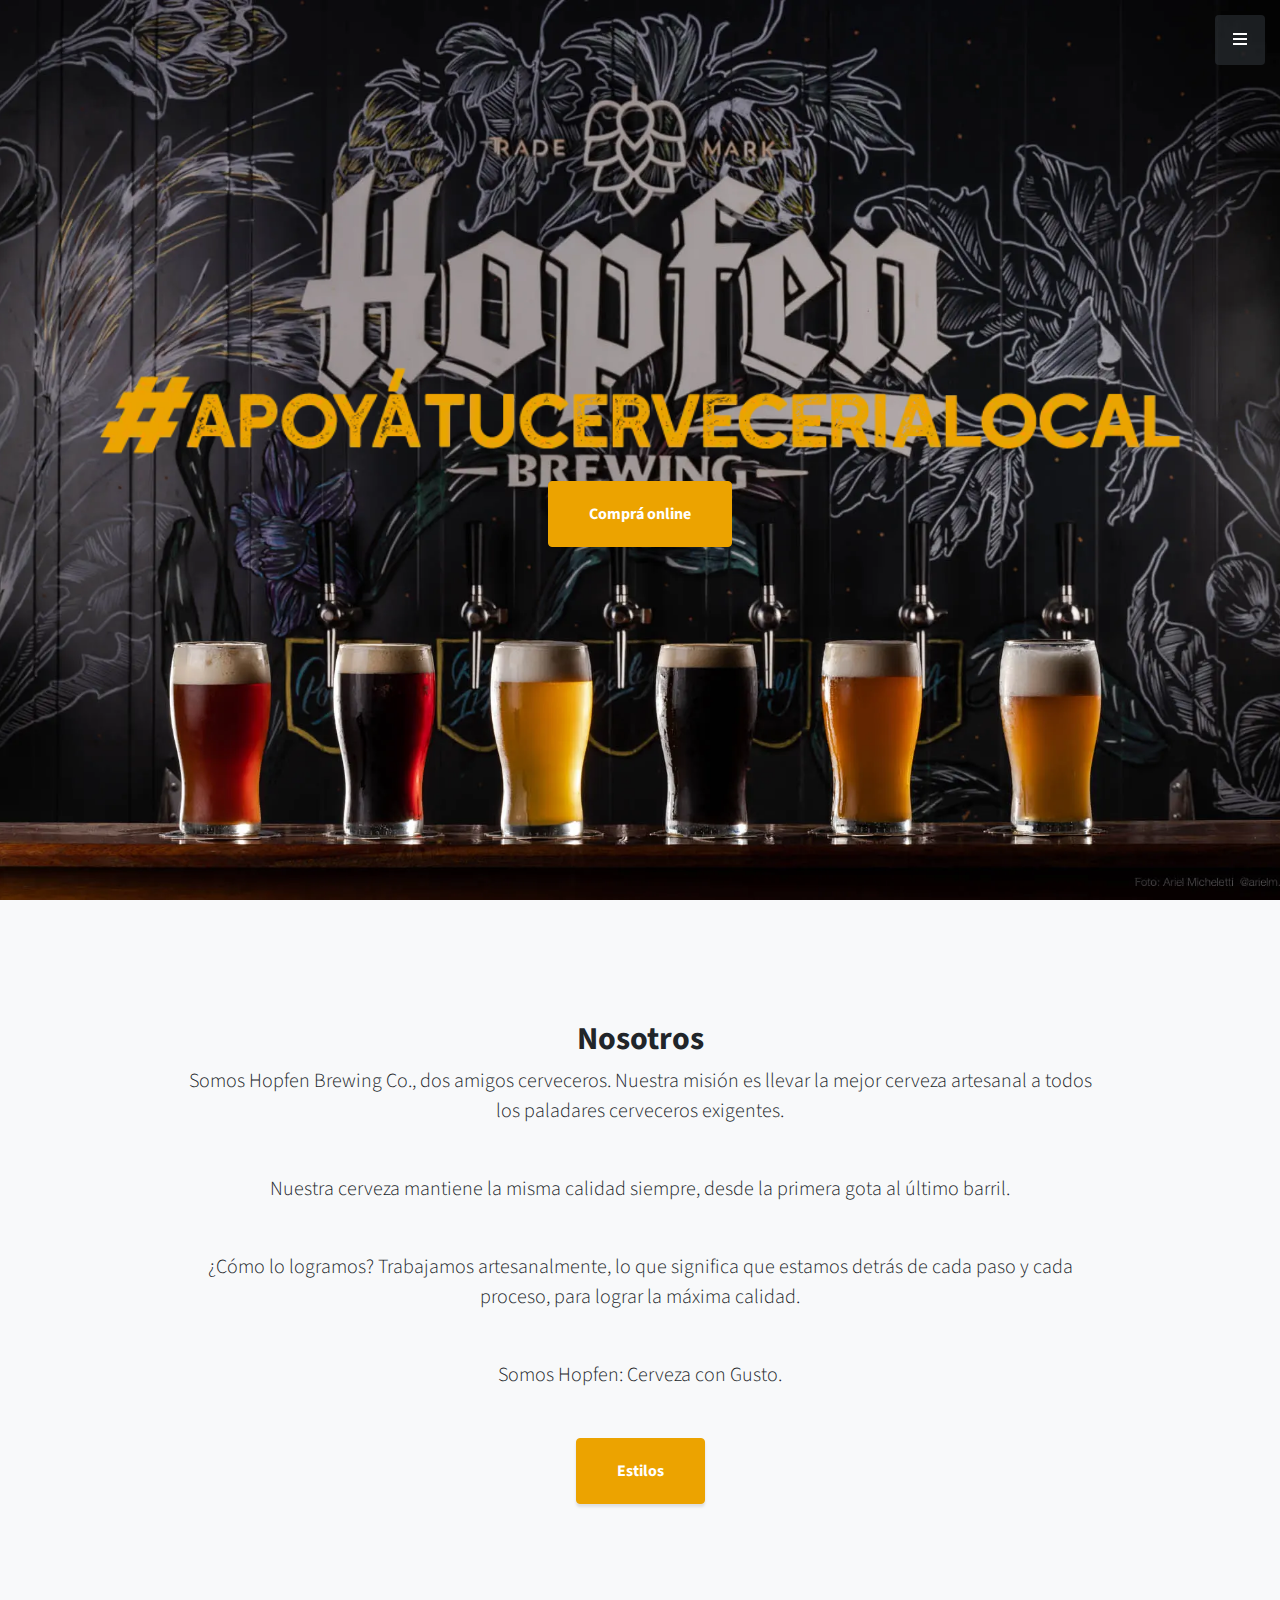
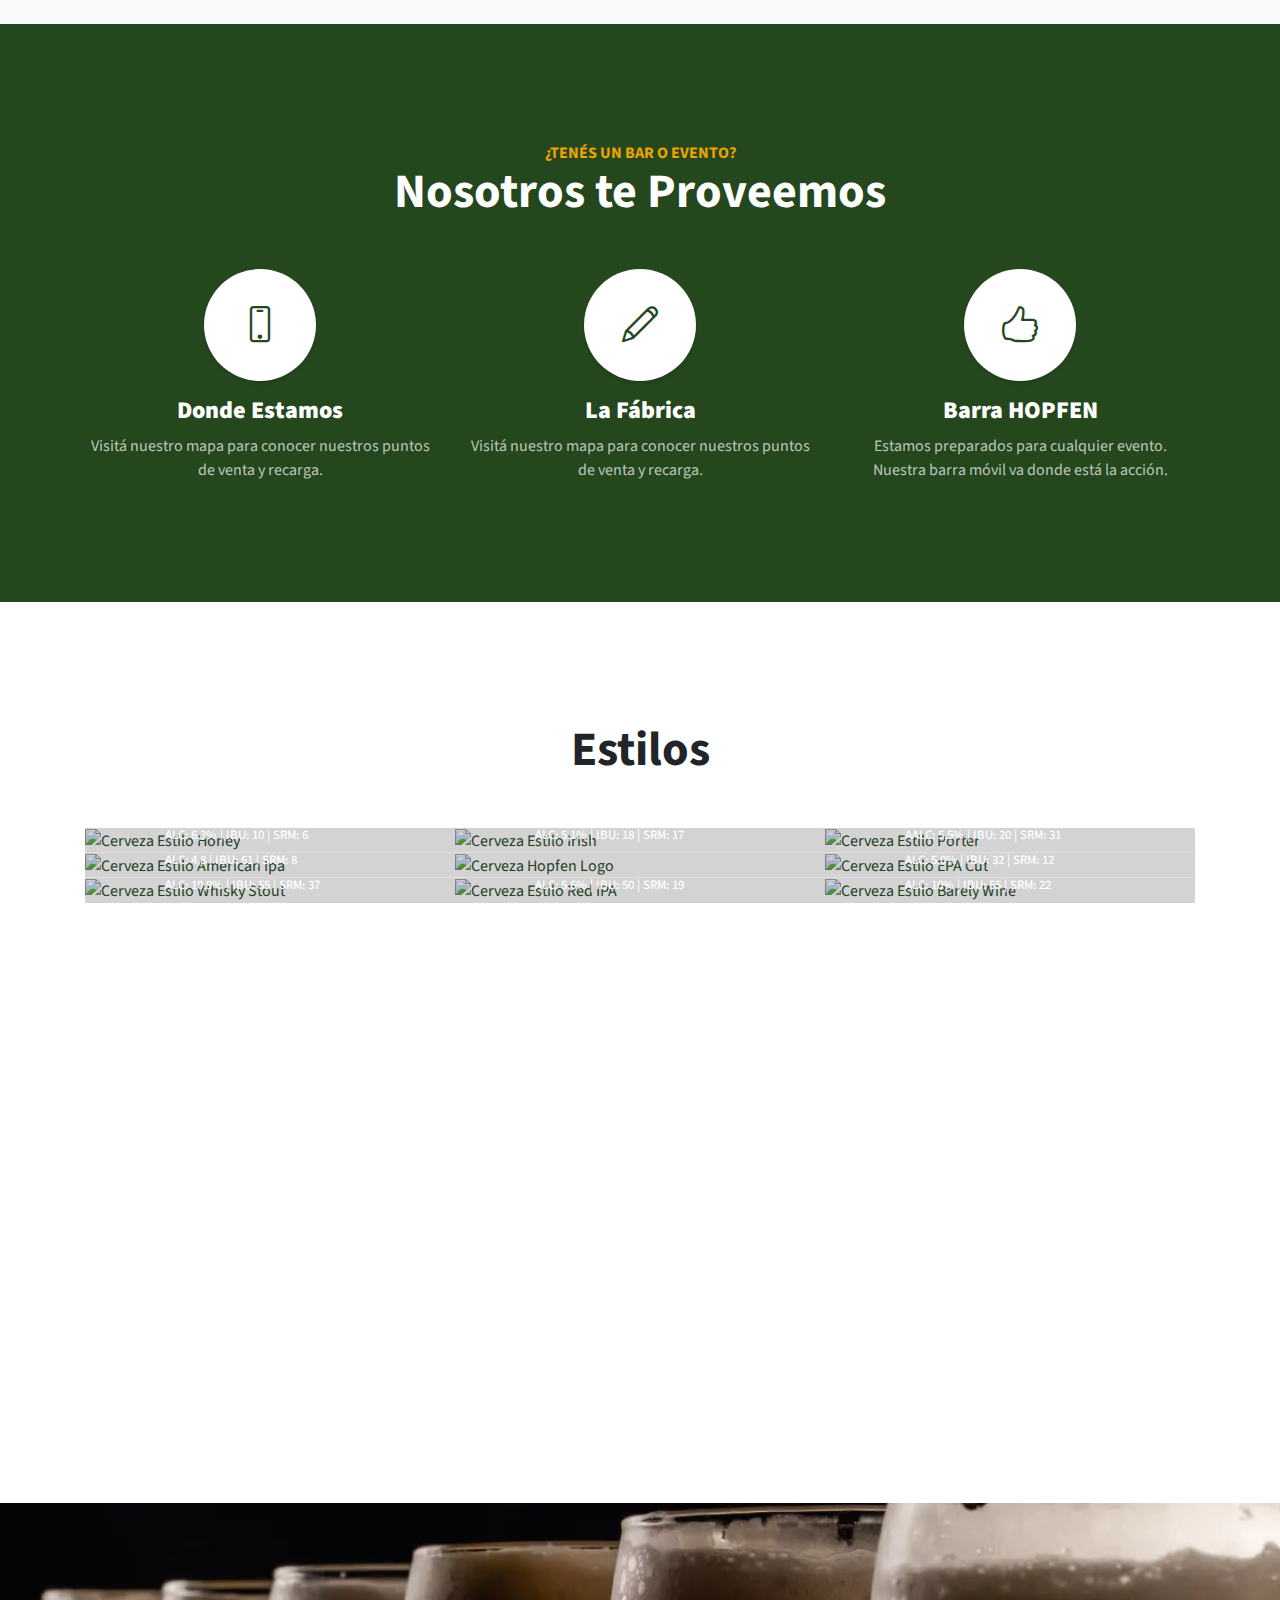
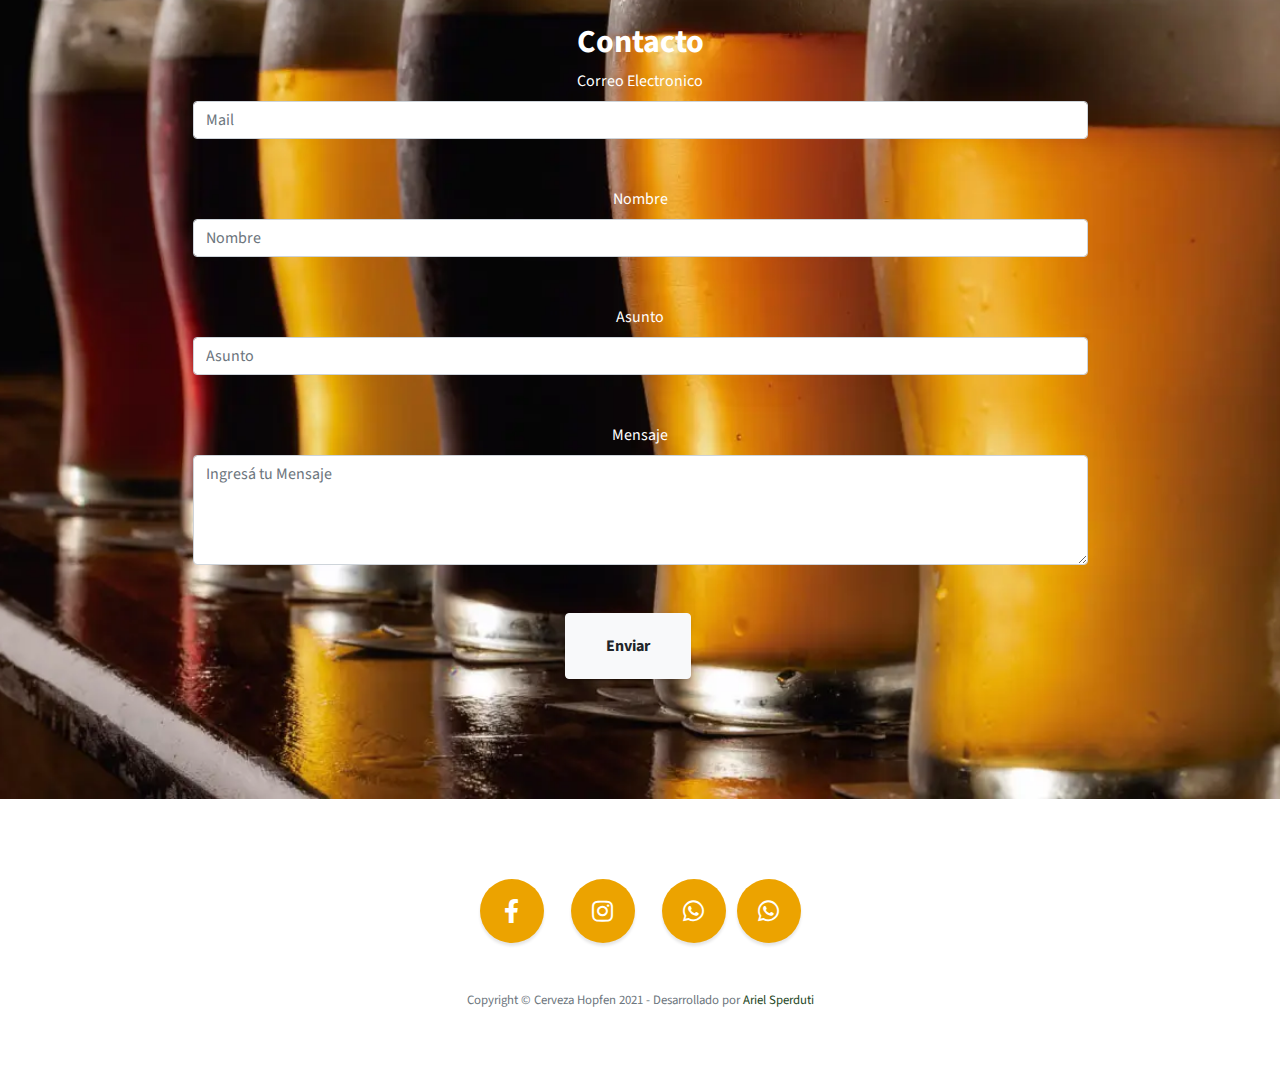
<file: index.html>
<!DOCTYPE html> <html lang="es-ES"> <head> <meta charset="utf-8"> <meta name="viewport" content="width=device-width, initial-scale=1, shrink-to-fit=no"> <!-- Custom Fonts --> <link href="https://fonts.googleapis.com/css?family=Source+Sans+Pro:300,400,700,300italic,400italic,700italic&display=swap" rel="stylesheet" type="text/css" media="print" onload="this.media='all'"> <link rel="stylesheet" href="/assets/css/style.css" media="print" onload="this.media='all'"><!--https://www.filamentgroup.com/lab/load-css-simpler/--> <link rel="preload" href="/assets/webfonts/fa-brands-400.woff2" as="font" type="font/woff2" crossorigin> <link rel="preload" href="/assets/webfonts/fa-solid-900.woff2" as="font" type="font/woff2" crossorigin> <link rel="preload" href="/assets/webfonts/Simple-Line-Icons.woff2?v=2.4.0" as="font" type="font/woff2" crossorigin> <link rel="preconnect" href="https://fonts.gstatic.com"> <!-- Begin Jekyll SEO tag v2.7.1 --> <title>Cerveza Artesanal Rosario | Cerveza Hopfen</title> <meta name="generator" content="Jekyll v3.8.6" /> <meta property="og:title" content="Cerveza Artesanal Rosario" /> <meta name="author" content="arielsperduti" /> <meta property="og:locale" content="es_ES" /> <meta name="description" content="Productos elaborados por cerveceros para los amantes de la cerveza artesanal." /> <meta property="og:description" content="Productos elaborados por cerveceros para los amantes de la cerveza artesanal." /> <link rel="canonical" href="https://cervezahopfen.com/" /> <meta property="og:url" content="https://cervezahopfen.com/" /> <meta property="og:site_name" content="Cerveza Hopfen" /> <meta name="twitter:card" content="summary" /> <meta property="twitter:title" content="Cerveza Artesanal Rosario" /> <meta name="twitter:site" content="@" /> <meta name="twitter:creator" content="@jekyllrb" /> <script type="application/ld+json"> {"description":"Productos elaborados por cerveceros para los amantes de la cerveza artesanal.","publisher":{"@type":"Organization","logo":{"@type":"ImageObject","url":"https://cervezahopfen.com/assets/images/hopfen-logo-blanco.png"},"name":"arielsperduti"},"@type":"WebSite","headline":"Cerveza Artesanal Rosario","url":"https://cervezahopfen.com/","name":"Cerveza Hopfen","sameAs":["https://facebook.com/CervezaHopfen/","https://instagram.com/cervezahopfen/"],"author":{"@type":"Person","name":"arielsperduti"},"@context":"https://schema.org"}</script> <!-- End Jekyll SEO tag --> <!-- Google Analytics --> <link rel="preconnect" href="https://www.google-analytics.com"> <script> window.ga = window.ga || function () { (ga.q = ga.q || []).push(arguments) }; ga.l = +new Date; ga('create', 'UA-173718544-1', 'auto'); ga('send', 'pageview', { 'page': '/', 'title': 'Cerveza Artesanal Rosario' }); </script> <script async src='https://www.google-analytics.com/analytics.js'></script> <!-- End Google Analytics --> <script src="https://www.google.com/recaptcha/api.js?render=6Lce1C0aAAAAACegc3Z_tKF4NfuTG4464tNI7Wo6" async defer></script> </head> <body id="page-top"> <!-- Navigation --> <a class="menu-toggle rounded" href="#" aria-label="Menu"> <i class="fas fa-bars"></i> </a> <nav id="sidebar-wrapper"> <ul class="sidebar-nav text-center"> <li class="sidebar-brand"> <a class="js-scroll-trigger" href="#page-top"> <picture> <source data-srcset="/generated/assets/images/hopfen-logo-blanco-166-96a4c9.webp 166w, /generated/assets/images/hopfen-logo-blanco-250-96a4c9.webp 250w" type="image/webp"> <source data-srcset="/generated/assets/images/hopfen-logo-blanco-166-96a4c9.png 166w, /generated/assets/images/hopfen-logo-blanco-250-96a4c9.png 250w" type="image/png"> <img class="lazyload img-fluid" data-src="/generated/assets/images/hopfen-logo-blanco-467-96a4c9.png" alt="Cerveza Hopfen logo blanco"> </picture> </a> </li> <li class="sidebar-nav-item"> <a class="js-scroll-trigger" href="/#page-top">Inicio</a> </li> <li class="sidebar-nav-item"> <a class="js-scroll-trigger" href="/#about">Nosotros</a> </li> <li class="sidebar-nav-item"> <a class="js-scroll-trigger" href="/#services">Ubicación</a> </li> <li class="sidebar-nav-item"> <a class="js-scroll-trigger" href="/#portfolio">Estilos</a> </li> <li class="sidebar-nav-item"> <a class="js-scroll-trigger" href="/#contacto">Contacto</a> </li> </ul> </nav> <!-- Header --> <header class="masthead d-flex"> <div class="container text-center my-auto"> <h1 class="mb-1"> <picture> <source data-srcset="/generated/assets/images/apoya-tu-cerveceria-local-400-1f5acb.webp 400w, /generated/assets/images/apoya-tu-cerveceria-local-600-1f5acb.webp 600w, /generated/assets/images/apoya-tu-cerveceria-local-800-1f5acb.webp 800w, /generated/assets/images/apoya-tu-cerveceria-local-900-1f5acb.webp 900w" type="image/webp"> <source data-srcset="/generated/assets/images/apoya-tu-cerveceria-local-400-1f5acb.png 400w, /generated/assets/images/apoya-tu-cerveceria-local-600-1f5acb.png 600w, /generated/assets/images/apoya-tu-cerveceria-local-800-1f5acb.png 800w, /generated/assets/images/apoya-tu-cerveceria-local-900-1f5acb.png 900w" type="image/png"> <img class="lazyload img-fluid" data-src="/generated/assets/images/apoya-tu-cerveceria-local-800-1f5acb.png" alt="#ApoyátuCerveceriaLocal"> </picture> </h1> <!-- <h3 class="mb-5"> <em>A Free Bootstrap Theme by Start Bootstrap</em> </h3> --> <a class="btn btn-secondary btn-xl js-scroll-trigger" href="https://tienda.cervezahopfen.com/store/">Comprá online</a> </div> <div class="overlay"></div> </header> <!-- About --> <section class="content-section bg-light" id="about"> <div class="container text-center"> <div class="row"> <div class="col-lg-10 mx-auto"> <h2>Nosotros</h2> <p class="lead mb-5">Somos Hopfen Brewing Co., dos amigos cerveceros. Nuestra misión es llevar la mejor cerveza artesanal a todos los paladares cerveceros exigentes.</p> <p class="lead mb-5">Nuestra cerveza mantiene la misma calidad siempre, desde la primera gota al último barril.</p> <p class="lead mb-5">¿Cómo lo logramos? Trabajamos artesanalmente, lo que significa que estamos detrás de cada paso y cada proceso, para lograr la máxima calidad.</p> <p class="lead mb-5">Somos Hopfen: Cerveza con Gusto.</p> <a class="btn btn-secondary btn-xl js-scroll-trigger" href="#portfolio">Estilos</a> </div> </div> </div> </section> <!-- Services --> <section class="content-section bg-primary text-white text-center" id="services"> <div class="container"> <div class="content-section-heading"> <h3 class="text-secondary mb-0">¿Tenés un bar o evento?</h3> <h2 class="mb-5">Nosotros te Proveemos</h2> </div> <div class="row"> <div class="col-lg-4 col-md-4 mb-5 mb-lg-0"> <a class="no-decoration" href="#" data-toggle="modal" data-target="#modal-donde-estamos"> <span class="service-icon rounded-circle mx-auto mb-3"> <i class="icon-screen-smartphone"></i> </span> </a> <h4> <strong>Donde Estamos</strong> </h4> <p class="text-faded mb-0">Visitá nuestro mapa para conocer nuestros puntos de venta y recarga.</p> </div> <div class="col-lg-4 col-md-4 mb-5 mb-lg-0"> <a class="no-decoration" href="#mapa-fabrica"> <span class="service-icon rounded-circle mx-auto mb-3"> <i class="icon-pencil"></i> </span> </a> <h4> <strong>La Fábrica</strong> </h4> <p class="text-faded mb-0">Visitá nuestro mapa para conocer nuestros puntos de venta y recarga.</p> </div> <div class="col-lg-4 col-md-4 mb-5 mb-md-0"> <a class="no-decoration" href="#" data-toggle="modal" data-target="#modal-barra-movil"> <span class="service-icon rounded-circle mx-auto mb-3"> <i class="icon-like"></i> </span> </a> <h4> <strong>Barra HOPFEN</strong> </h4> <p class="text-faded mb-0">Estamos preparados para cualquier evento.</p> <p class="text-faded mb-0">Nuestra barra móvil va donde está la acción.</p> </div> </div> </div> </section> <!-- Callout <section class="callout"> <div class="container text-center"> <h2 class="mx-auto mb-5">Welcome to <em>your</em> next website!</h2> <a class="btn btn-primary btn-xl" href="https://startbootstrap.com/themes/stylish-portfolio/">Download Now!</a> </div> </section> --> <!-- Portfolio --> <section class="content-section" id="portfolio"> <div class="container"> <div class="content-section-heading text-center"> <!-- <h3 class="text-secondary mb-0">Portfolio</h3> --> <h2 class="mb-5">Estilos</h2> </div> <div class="row no-gutters"> <div class="col-lg-4"> <a class="portfolio-item" href="#!"> <div class="caption"> <div class="caption-content"> <div class="h2">ALC: 6,3% | IBU: 10 | SRM: 6</div> <p class="mb-0"><small>Balanceada, dulce y fácil de tomar gracias a la miel que se encuentra presente en perfecta armonía.</small></p> <p class="mb-0"><small>De color dorado opaco; aroma a malta . Al beberla se distingue un exquisito sabor a malta, algo de lúpulo y en el fondo un particular dulzor proveniente de la miel.</small></p> </div> </div> <picture> <source data-srcset="/generated/assets/images/estilos-honey-400-fcf6dc.webp 400w, /generated/assets/images/estilos-honey-600-fcf6dc.webp 600w, /generated/assets/images/estilos-honey-800-fcf6dc.webp 800w, /generated/assets/images/estilos-honey-1000-fcf6dc.webp 1000w" type="image/webp"> <source data-srcset="/generated/assets/images/estilos-honey-400-fcf6dc.jpeg 400w, /generated/assets/images/estilos-honey-600-fcf6dc.jpeg 600w, /generated/assets/images/estilos-honey-800-fcf6dc.jpeg 800w, /generated/assets/images/estilos-honey-1000-fcf6dc.jpeg 1000w" type="image/jpeg"> <img class="lazyload img-fluid" data-src="/generated/assets/images/estilos-honey-800-fcf6dc.jpeg" alt="Cerveza Estilo Honey"> </picture> </a> </div> <div class="col-lg-4"> <a class="portfolio-item" href="#!"> <div class="caption"> <div class="caption-content"> <div class="h2">ALC: 5,1% | IBU: 18 | SRM: 17</div> <p class="mb-0"><small>Color rojizo, su característica mas representativa. Esta Ale con un sabor malteado, a caramelo, aroma a malta y amargor bajo es realmente fácil de tomar.</small></p> </div> </div> <picture> <source data-srcset="/generated/assets/images/estilos-irish-400-8f83d8.webp 400w, /generated/assets/images/estilos-irish-600-8f83d8.webp 600w, /generated/assets/images/estilos-irish-800-8f83d8.webp 800w, /generated/assets/images/estilos-irish-1000-8f83d8.webp 1000w" type="image/webp"> <source data-srcset="/generated/assets/images/estilos-irish-400-8f83d8.jpeg 400w, /generated/assets/images/estilos-irish-600-8f83d8.jpeg 600w, /generated/assets/images/estilos-irish-800-8f83d8.jpeg 800w, /generated/assets/images/estilos-irish-1000-8f83d8.jpeg 1000w" type="image/jpeg"> <img class="lazyload img-fluid" data-src="/generated/assets/images/estilos-irish-800-8f83d8.jpeg" alt="Cerveza Estilo Irish"> </picture> </a> </div> <div class="col-lg-4"> <a class="portfolio-item" href="#!"> <div class="caption"> <div class="caption-content"> <div class="h2">AALC: 5,5% | IBU: 20 | SRM: 31</div> <p class="mb-0"><small>De color negro intenso se presenta brillante y limpia con abundante espuma.</small></p> <p class="mb-0"><small>Con algo de perfume a café, en el paso por boca encontramos una cerveza con cuerpo, de un ligero sabor tostado con notas a chocolate dejándonos al final, como retrogusto, un recuerdo dulce.</small></p> </div> </div> <picture> <source data-srcset="/generated/assets/images/estilos-porter-400-e0aa11.webp 400w, /generated/assets/images/estilos-porter-600-e0aa11.webp 600w, /generated/assets/images/estilos-porter-800-e0aa11.webp 800w, /generated/assets/images/estilos-porter-1000-e0aa11.webp 1000w" type="image/webp"> <source data-srcset="/generated/assets/images/estilos-porter-400-e0aa11.jpeg 400w, /generated/assets/images/estilos-porter-600-e0aa11.jpeg 600w, /generated/assets/images/estilos-porter-800-e0aa11.jpeg 800w, /generated/assets/images/estilos-porter-1000-e0aa11.jpeg 1000w" type="image/jpeg"> <img class="lazyload img-fluid" data-src="/generated/assets/images/estilos-porter-800-e0aa11.jpeg" alt="Cerveza Estilo Porter"> </picture> </a> </div> <div class="col-lg-4"> <a class="portfolio-item" href="#!"> <div class="caption"> <div class="caption-content"> <div class="h2">ALC: 4,8 | IBU: 61 | SRM: 8</div> <p class="mb-0"><small>De cuerpo ligero y color claro, esta cerveza tiene un justo amargor y un aroma complejo con toques florales, tropicales y afrutados entregado por lúpulos americanos que estuvieron en el proceso en buena cantidad.</small></p> </div> </div> <picture> <source data-srcset="/generated/assets/images/estilo-american-ipa-400-77624c.webp 400w, /generated/assets/images/estilo-american-ipa-600-77624c.webp 600w, /generated/assets/images/estilo-american-ipa-800-77624c.webp 800w, /generated/assets/images/estilo-american-ipa-1000-77624c.webp 1000w" type="image/webp"> <source data-srcset="/generated/assets/images/estilo-american-ipa-400-77624c.jpg 400w, /generated/assets/images/estilo-american-ipa-600-77624c.jpg 600w, /generated/assets/images/estilo-american-ipa-800-77624c.jpg 800w, /generated/assets/images/estilo-american-ipa-1000-77624c.jpg 1000w" type="image/jpeg"> <img class="lazyload img-fluid" data-src="/generated/assets/images/estilo-american-ipa-800-77624c.jpg" alt="Cerveza Estilo American Ipa"> </picture> </a> </div> <div class="col-lg-4"> <a class="portfolio-item" href="#!"> <div class="caption"> <div class="caption-content"> <div class="h2"></div> <p class="mb-0"><small></small></p> </div> </div> <picture> <source data-srcset="/generated/assets/images/hopfen-logo-400-62007d.webp 400w, /generated/assets/images/hopfen-logo-600-62007d.webp 600w, /generated/assets/images/hopfen-logo-800-62007d.webp 800w, /generated/assets/images/hopfen-logo-1000-62007d.webp 1000w" type="image/webp"> <source data-srcset="/generated/assets/images/hopfen-logo-400-62007d.png 400w, /generated/assets/images/hopfen-logo-600-62007d.png 600w, /generated/assets/images/hopfen-logo-800-62007d.png 800w, /generated/assets/images/hopfen-logo-1000-62007d.png 1000w" type="image/png"> <img class="lazyload img-fluid" data-src="/generated/assets/images/hopfen-logo-800-62007d.png" alt="Cerveza Hopfen Logo"> </picture> </a> </div> <div class="col-lg-4"> <a class="portfolio-item" href="#!"> <div class="caption"> <div class="caption-content"> <div class="h2">ALC: 5,0% | IBU: 32 | SRM: 12</div> <p class="mb-0"><small>Nuestra English Pale Ale se presenta con color ámbar y destellos naranjas.</small></p> <p class="mb-0"><small>El aroma empuja notas dulces que nos recuerdan a cereal con un tono herbal de fondo procedente del lúpulo. </small></p> <p class="mb-0"><small>El trago se hace agradable en boca, tanto por su cuerpo como por su gusto maltoso y algún recuerdo a caramelo, acabando con un ligero amargor que nos invita a repetir la experiencia.</small></p> </div> </div> <picture> <source data-srcset="/generated/assets/images/estilo-epa-cut-400-e79681.webp 400w, /generated/assets/images/estilo-epa-cut-600-e79681.webp 600w, /generated/assets/images/estilo-epa-cut-800-e79681.webp 800w, /generated/assets/images/estilo-epa-cut-1000-e79681.webp 1000w" type="image/webp"> <source data-srcset="/generated/assets/images/estilo-epa-cut-400-e79681.jpg 400w, /generated/assets/images/estilo-epa-cut-600-e79681.jpg 600w, /generated/assets/images/estilo-epa-cut-800-e79681.jpg 800w, /generated/assets/images/estilo-epa-cut-1000-e79681.jpg 1000w" type="image/jpeg"> <img class="lazyload img-fluid" data-src="/generated/assets/images/estilo-epa-cut-800-e79681.jpg" alt="Cerveza Estilo EPA Cut"> </picture> </a> </div> <div class="col-lg-4"> <a class="portfolio-item" href="#!"> <div class="caption"> <div class="caption-content"> <div class="h2">ALC: 10,9% | IBU: 55 | SRM: 37</div> <p class="mb-0"><small>Robusta, intensa y compleja es esta WIS, una cerveza oscura, de contenido alcohólico elevado, sabor a tostado y amargor suficiente.</small></p> <p class="mb-0"> <small>A esto le agregamos el mejor whisky escoces fusionándose de la mejor manera.</small> </p> </div> </div> <picture> <source data-srcset="/generated/assets/images/estilo-whisky-stout-400-4e5941.webp 400w, /generated/assets/images/estilo-whisky-stout-600-4e5941.webp 600w, /generated/assets/images/estilo-whisky-stout-800-4e5941.webp 800w, /generated/assets/images/estilo-whisky-stout-1000-4e5941.webp 1000w" type="image/webp"> <source data-srcset="/generated/assets/images/estilo-whisky-stout-400-4e5941.png 400w, /generated/assets/images/estilo-whisky-stout-600-4e5941.png 600w, /generated/assets/images/estilo-whisky-stout-800-4e5941.png 800w, /generated/assets/images/estilo-whisky-stout-1000-4e5941.png 1000w" type="image/png"> <img class="lazyload img-fluid" data-src="/generated/assets/images/estilo-whisky-stout-800-4e5941.png" alt="Cerveza Estilo Whisky Stout"> </picture> </a> </div> <div class="col-lg-4"> <a class="portfolio-item" href="#!"> <div class="caption"> <div class="caption-content"> <div class="h2">ALC: 5,6% | IBU: 50 | SRM: 19</div> <p class="mb-0"><small>Cerveza con gran protagonismo de lúpulos tanto en su amargor presente como en su aroma delicado.</small></p> <p class="mb-0"><small>De color cobre oscuro, su combinación de maltas especiales nos deja profundas notas a caramelo y leves tostados.</small></p> </div> </div> <picture> <source data-srcset="/generated/assets/images/estilo-red-ipa-400-2245e8.webp 400w, /generated/assets/images/estilo-red-ipa-600-2245e8.webp 600w, /generated/assets/images/estilo-red-ipa-800-2245e8.webp 800w, /generated/assets/images/estilo-red-ipa-1000-2245e8.webp 1000w" type="image/webp"> <source data-srcset="/generated/assets/images/estilo-red-ipa-400-2245e8.png 400w, /generated/assets/images/estilo-red-ipa-600-2245e8.png 600w, /generated/assets/images/estilo-red-ipa-800-2245e8.png 800w, /generated/assets/images/estilo-red-ipa-1000-2245e8.png 1000w" type="image/png"> <img class="lazyload img-fluid" data-src="/generated/assets/images/estilo-red-ipa-800-2245e8.png" alt="Cerveza Estilo Red IPA"> </picture> </a> </div> <div class="col-lg-4"> <a class="portfolio-item" href="#!"> <div class="caption"> <div class="caption-content"> <div class="h2">ALC: 10% | IBU: 55 | SRM: 22</div> <p class="mb-0"><small>Se distingue por su cuerpo, su color cobrizo y su alta graduación alcohólica.</small></p> <p class="mb-0"><small>El sabor maltoso intenso se encuentra balanceado hacia el amargor gracias al lúpulo, que también lo encontramos presente en su aroma inmerso junto con el carácter de la malta.</small></p> </div> </div> <picture> <source data-srcset="/generated/assets/images/estilo-barely-wine-400-14a449.webp 400w, /generated/assets/images/estilo-barely-wine-600-14a449.webp 600w, /generated/assets/images/estilo-barely-wine-800-14a449.webp 800w, /generated/assets/images/estilo-barely-wine-1000-14a449.webp 1000w" type="image/webp"> <source data-srcset="/generated/assets/images/estilo-barely-wine-400-14a449.jpg 400w, /generated/assets/images/estilo-barely-wine-600-14a449.jpg 600w, /generated/assets/images/estilo-barely-wine-800-14a449.jpg 800w, /generated/assets/images/estilo-barely-wine-1000-14a449.jpg 1000w" type="image/jpeg"> <img class="lazyload img-fluid" data-src="/generated/assets/images/estilo-barely-wine-800-14a449.jpg" alt="Cerveza Estilo Barely Wine"> </picture> </a> </div> </div> </div> </section> <!-- Call to Action <section class="content-section bg-primary text-white"> <div class="container text-center"> <h2 class="mb-4">The buttons below are impossible to resist...</h2> <a href="#!" class="btn btn-xl btn-light mr-4">Click Me!</a> <a href="#!" class="btn btn-xl btn-dark">Look at Me!</a> </div> </section> --> <!-- Map --> <div id="mapa-fabrica" class="map"> <iframe class="lazyload" data-src="https://www.google.com/maps/embed?pb=!1m18!1m12!1m3!1d3348.307738375821!2d-60.70178468523513!3d-32.942883679026934!2m3!1f0!2f0!3f0!3m2!1i1024!2i768!4f13.1!3m3!1m2!1s0x95b7acca188f0465%3A0xb956e1ca12340367!2sTte.%20Agneta%201279%2C%20S2008%20FXA%2C%20Santa%20Fe!5e0!3m2!1sen!2sar!4v1596652429433!5m2!1sen!2sar"></iframe> <br /> <small> <a href="https://www.google.com/maps/embed?pb=!1m18!1m12!1m3!1d3348.307738375821!2d-60.70178468523513!3d-32.942883679026934!2m3!1f0!2f0!3f0!3m2!1i1024!2i768!4f13.1!3m3!1m2!1s0x95b7acca188f0465%3A0xb956e1ca12340367!2sTte.%20Agneta%201279%2C%20S2008%20FXA%2C%20Santa%20Fe!5e0!3m2!1sen!2sar!4v1596652429433!5m2!1sen!2sar"></a> </small> </div> <section id="contacto" class="content-section bg-primary text-white"> <div class="container text-center"> <div class="container text-center"> <div class="row"> <div class="col-lg-10 mx-auto"> <h2 data-aos="fade-up" data-aos-delay="300">Contacto</h2> <form id="contactForm" method="POST" action="php/contacto.php"> <div class="form-group mb-5"> <label for="email">Correo Electronico</label> <input required type="email" name="email" class="form-control" id="email" aria-describedby="emailHelp" placeholder="Mail" data-aos="fade-up" data-aos-delay="300"> </div> <div class="form-group mb-5"> <label for="nombre">Nombre</label> <input required type="text" name="name" class="form-control" id="nombre" aria-describedby="emailHelp" placeholder="Nombre" data-aos="fade-up" data-aos-delay="300"> </div> <div class="form-group mb-5"> <label for="asunto">Asunto</label> <input type="text" name="asunto" class="form-control" id="asunto" aria-describedby="emailHelp" placeholder="Asunto" data-aos="fade-up" data-aos-delay="300"> </div> <div class="form-group mb-5"> <label for="mensaje">Mensaje</label> <textarea required name="message" class="form-control" id="mensaje" aria-describedby="emailHelp" placeholder="Ingresá tu Mensaje" rows="4" data-aos="fade-up" data-aos-delay="300"></textarea> </div> <button id="cfsubmit" type="submit" class="btn btn-xl btn-light mr-4">Enviar</button> </form> </div> </div> </div> </div> </section> <!--Modal Donde Estamos--> <div class="modal fade" id="modal-donde-estamos" tabindex="-1" aria-labelledby="staticBackdropLabel" aria-hidden="true"> <div class="modal-dialog modal-dialog-centered"> <picture> <source data-srcset="/generated/assets/images/mapa-400-0c7351.webp 400w, /generated/assets/images/mapa-600-0c7351.webp 600w, /generated/assets/images/mapa-800-0c7351.webp 800w, /generated/assets/images/mapa-1000-0c7351.webp 1000w" type="image/webp"> <source data-srcset="/generated/assets/images/mapa-400-0c7351.jpg 400w, /generated/assets/images/mapa-600-0c7351.jpg 600w, /generated/assets/images/mapa-800-0c7351.jpg 800w, /generated/assets/images/mapa-1000-0c7351.jpg 1000w" type="image/jpeg"> <img class="lazyload img-fluid" data-src="/generated/assets/images/mapa-800-0c7351.jpg" alt="Mapa Recarga Cerveza Artesanal Hopfen"> </picture> </div> </div> <!--Modal Barra--> <div class="modal fade" role="dialog" id="modal-barra-movil" tabindex="-1" aria-labelledby="staticBackdropLabel" aria-hidden="true"> <div class="modal-dialog modal-dialog-centered"> <div class="modal-content"> <div id="carousel-barra-movil" class="carousel slide" data-ride="carousel"> <ol class="carousel-indicators"> <li data-target="#carousel-barra-movil" data-slide-to="0" class="active"></li> <li data-target="#carousel-barra-movil" data-slide-to="1"></li> <li data-target="#carousel-barra-movil" data-slide-to="2"></li> <li data-target="#carousel-barra-movil" data-slide-to="3"></li> <li data-target="#carousel-barra-movil" data-slide-to="4"></li> <li data-target="#carousel-barra-movil" data-slide-to="5"></li> <li data-target="#carousel-barra-movil" data-slide-to="6"></li> <li data-target="#carousel-barra-movil" data-slide-to="7"></li> <li data-target="#carousel-barra-movil" data-slide-to="8"></li> </ol> <div class="carousel-inner"> <div class="carousel-item active"> <picture> <source data-srcset="/generated/assets/images/modalBarra/modalBarra01-400-8d85c8.webp 400w, /generated/assets/images/modalBarra/modalBarra01-600-8d85c8.webp 600w, /generated/assets/images/modalBarra/modalBarra01-800-8d85c8.webp 800w, /generated/assets/images/modalBarra/modalBarra01-1000-8d85c8.webp 1000w" type="image/webp"> <source data-srcset="/generated/assets/images/modalBarra/modalBarra01-400-8d85c8.jpeg 400w, /generated/assets/images/modalBarra/modalBarra01-600-8d85c8.jpeg 600w, /generated/assets/images/modalBarra/modalBarra01-800-8d85c8.jpeg 800w, /generated/assets/images/modalBarra/modalBarra01-1000-8d85c8.jpeg 1000w" type="image/jpeg"> <img class="lazyload d-block w-100" data-src="/generated/assets/images/modalBarra/modalBarra01-800-8d85c8.jpeg" alt="Barra Móvil"> </picture> </div> <div class="carousel-item"> <picture> <source data-srcset="/generated/assets/images/modalBarra/modalBarra02-400-18d715.webp 400w, /generated/assets/images/modalBarra/modalBarra02-585-18d715.webp 585w" type="image/webp"> <source data-srcset="/generated/assets/images/modalBarra/modalBarra02-400-18d715.jpeg 400w, /generated/assets/images/modalBarra/modalBarra02-585-18d715.jpeg 585w" type="image/jpeg"> <img class="lazyload d-block w-100" data-src="/generated/assets/images/modalBarra/modalBarra02-585-18d715.jpeg" alt="Barra Hopfen"> </picture> </div> <div class="carousel-item"> <picture> <source data-srcset="/generated/assets/images/modalBarra/modalBarra03-400-536f42.webp 400w, /generated/assets/images/modalBarra/modalBarra03-600-536f42.webp 600w, /generated/assets/images/modalBarra/modalBarra03-774-536f42.webp 774w" type="image/webp"> <source data-srcset="/generated/assets/images/modalBarra/modalBarra03-400-536f42.jpeg 400w, /generated/assets/images/modalBarra/modalBarra03-600-536f42.jpeg 600w, /generated/assets/images/modalBarra/modalBarra03-774-536f42.jpeg 774w" type="image/jpeg"> <img class="lazyload d-block w-100" data-src="/generated/assets/images/modalBarra/modalBarra03-774-536f42.jpeg" alt="Barra Cerveza Artesanal"> </picture> </div> <div class="carousel-item"> <picture> <source data-srcset="/generated/assets/images/modalBarra/modalBarra04-400-3e921b.webp 400w, /generated/assets/images/modalBarra/modalBarra04-600-3e921b.webp 600w, /generated/assets/images/modalBarra/modalBarra04-774-3e921b.webp 774w" type="image/webp"> <source data-srcset="/generated/assets/images/modalBarra/modalBarra04-400-3e921b.jpeg 400w, /generated/assets/images/modalBarra/modalBarra04-600-3e921b.jpeg 600w, /generated/assets/images/modalBarra/modalBarra04-774-3e921b.jpeg 774w" type="image/jpeg"> <img class="lazyload d-block w-100" data-src="/generated/assets/images/modalBarra/modalBarra04-774-3e921b.jpeg" alt="Barra Móvil Eventos"> </picture> </div> <div class="carousel-item"> <picture> <source data-srcset="/generated/assets/images/modalBarra/modalBarra05-400-4378be.webp 400w, /generated/assets/images/modalBarra/modalBarra05-600-4378be.webp 600w, /generated/assets/images/modalBarra/modalBarra05-774-4378be.webp 774w" type="image/webp"> <source data-srcset="/generated/assets/images/modalBarra/modalBarra05-400-4378be.jpeg 400w, /generated/assets/images/modalBarra/modalBarra05-600-4378be.jpeg 600w, /generated/assets/images/modalBarra/modalBarra05-774-4378be.jpeg 774w" type="image/jpeg"> <img class="lazyload d-block w-100" data-src="/generated/assets/images/modalBarra/modalBarra05-774-4378be.jpeg" alt="Barra Recarga de Cerveza Para eventos"> </picture> </div> <div class="carousel-item"> <picture> <source data-srcset="/generated/assets/images/modalBarra/modalBarra06-400-8d6d61.webp 400w, /generated/assets/images/modalBarra/modalBarra06-600-8d6d61.webp 600w, /generated/assets/images/modalBarra/modalBarra06-774-8d6d61.webp 774w" type="image/webp"> <source data-srcset="/generated/assets/images/modalBarra/modalBarra06-400-8d6d61.jpeg 400w, /generated/assets/images/modalBarra/modalBarra06-600-8d6d61.jpeg 600w, /generated/assets/images/modalBarra/modalBarra06-774-8d6d61.jpeg 774w" type="image/jpeg"> <img class="lazyload d-block w-100" data-src="/generated/assets/images/modalBarra/modalBarra06-774-8d6d61.jpeg" alt="Barra Canillas Cerveza Artesanal eventos"> </picture> </div> <div class="carousel-item"> <picture> <source data-srcset="/generated/assets/images/modalBarra/modalBarra07-400-905b1e.webp 400w, /generated/assets/images/modalBarra/modalBarra07-600-905b1e.webp 600w, /generated/assets/images/modalBarra/modalBarra07-774-905b1e.webp 774w" type="image/webp"> <source data-srcset="/generated/assets/images/modalBarra/modalBarra07-400-905b1e.jpeg 400w, /generated/assets/images/modalBarra/modalBarra07-600-905b1e.jpeg 600w, /generated/assets/images/modalBarra/modalBarra07-774-905b1e.jpeg 774w" type="image/jpeg"> <img class="lazyload d-block w-100" data-src="/generated/assets/images/modalBarra/modalBarra07-774-905b1e.jpeg" alt="Barra Cerveza Hopfen"> </picture> </div> <div class="carousel-item"> <picture> <source data-srcset="/generated/assets/images/modalBarra/modalBarra08-400-a2de1a.webp 400w, /generated/assets/images/modalBarra/modalBarra08-600-a2de1a.webp 600w, /generated/assets/images/modalBarra/modalBarra08-800-a2de1a.webp 800w, /generated/assets/images/modalBarra/modalBarra08-1000-a2de1a.webp 1000w" type="image/webp"> <source data-srcset="/generated/assets/images/modalBarra/modalBarra08-400-a2de1a.jpeg 400w, /generated/assets/images/modalBarra/modalBarra08-600-a2de1a.jpeg 600w, /generated/assets/images/modalBarra/modalBarra08-800-a2de1a.jpeg 800w, /generated/assets/images/modalBarra/modalBarra08-1000-a2de1a.jpeg 1000w" type="image/jpeg"> <img class="lazyload d-block w-100" data-src="/generated/assets/images/modalBarra/modalBarra08-800-a2de1a.jpeg" alt="Barra para Fiestas"> </picture> </div> <div class="carousel-item"> <picture> <source data-srcset="/generated/assets/images/modalBarra/modalBarra09-400-e2c53e.webp 400w, /generated/assets/images/modalBarra/modalBarra09-600-e2c53e.webp 600w, /generated/assets/images/modalBarra/modalBarra09-800-e2c53e.webp 800w, /generated/assets/images/modalBarra/modalBarra09-1000-e2c53e.webp 1000w" type="image/webp"> <source data-srcset="/generated/assets/images/modalBarra/modalBarra09-400-e2c53e.jpeg 400w, /generated/assets/images/modalBarra/modalBarra09-600-e2c53e.jpeg 600w, /generated/assets/images/modalBarra/modalBarra09-800-e2c53e.jpeg 800w, /generated/assets/images/modalBarra/modalBarra09-1000-e2c53e.jpeg 1000w" type="image/jpeg"> <img class="lazyload d-block w-100" data-src="/generated/assets/images/modalBarra/modalBarra09-800-e2c53e.jpeg" alt="Barra Cervecera"> </picture> </div> </div> <a class="carousel-control-prev" href="#carousel-barra-movil" role="button" data-slide="prev"> <span class="carousel-control-prev-icon" aria-hidden="true"></span> <span class="sr-only">Anterior</span> </a> <a class="carousel-control-next" href="#carousel-barra-movil" role="button" data-slide="next"> <span class="carousel-control-next-icon" aria-hidden="true"></span> <span class="sr-only">Siguiente</span> </a> </div> </div> </div> </div> <!-- Footer --> <footer class="footer text-center"> <div class="container"> <ul class="list-inline mb-5"> <li class="list-inline-item"> <a class="social-link rounded-circle text-white mr-3" href="https://facebook.com/CervezaHopfen/" aria-label="Facebook"> <i class="fab fa-facebook-f"></i> </a> </li> <li class="list-inline-item"> <a class="social-link rounded-circle text-white mr-3" href="https://instagram.com/cervezahopfen/" aria-label="Instagram"> <i class="fab fa-instagram"></i> </a> </li> <li class="list-inline-item"> <a class="social-link rounded-circle text-white" href="https://wa.me/543416865074/" aria-label="WhatsApp"> <i class="fab fa-whatsapp"></i> </a> </li> <li class="list-inline-item"> <a class="social-link rounded-circle text-white" href="https://wa.me/543413217427/" aria-label="WhatsApp"> <i class="fab fa-whatsapp"></i> </a> </li> </ul> <p class="text-muted small mb-0">Copyright © Cerveza Hopfen 2021 - Desarrollado por <a href="https://arielsperduti.com">Ariel Sperduti</a></p> </div> </footer> <!-- Scroll to Top Button--> <a class="scroll-to-top rounded js-scroll-trigger" href="#page-top" aria-label="Ir Arriba"> <i class="fas fa-angle-up"></i> </a> <script defer> /*! lazysizes - v5.2.0 */ !function (a, b) { var c = b(a, a.document, Date); a.lazySizes = c, "object" == typeof module && module.exports && (module.exports = c) }("undefined" != typeof window ? window : {}, function (a, b, c) { "use strict"; var d, e; if (function () { var b, c = { lazyClass: "lazyload", loadedClass: "lazyloaded", loadingClass: "lazyloading", preloadClass: "lazypreload", errorClass: "lazyerror", autosizesClass: "lazyautosizes", srcAttr: "data-src", srcsetAttr: "data-srcset", sizesAttr: "data-sizes", minSize: 40, customMedia: {}, init: !0, expFactor: 1.5, hFac: .8, loadMode: 2, loadHidden: !0, ricTimeout: 0, throttleDelay: 125 }; e = a.lazySizesConfig || a.lazysizesConfig || {}; for (b in c) b in e || (e[b] = c[b]) }(), !b || !b.getElementsByClassName) return { init: function () { }, cfg: e, noSupport: !0 }; var f = b.documentElement, g = a.HTMLPictureElement, h = "addEventListener", i = "getAttribute", j = a[h].bind(a), k = a.setTimeout, l = a.requestAnimationFrame || k, m = a.requestIdleCallback, n = /^picture$/i, o = ["load", "error", "lazyincluded", "_lazyloaded"], p = {}, q = Array.prototype.forEach, r = function (a, b) { return p[b] || (p[b] = new RegExp("(\\s|^)" + b + "(\\s|$)")), p[b].test(a[i]("class") || "") && p[b] }, s = function (a, b) { r(a, b) || a.setAttribute("class", (a[i]("class") || "").trim() + " " + b) }, t = function (a, b) { var c; (c = r(a, b)) && a.setAttribute("class", (a[i]("class") || "").replace(c, " ")) }, u = function (a, b, c) { var d = c ? h : "removeEventListener"; c && u(a, b), o.forEach(function (c) { a[d](c, b) }) }, v = function (a, c, e, f, g) { var h = b.createEvent("Event"); return e || (e = {}), e.instance = d, h.initEvent(c, !f, !g), h.detail = e, a.dispatchEvent(h), h }, w = function (b, c) { var d; !g && (d = a.picturefill || e.pf) ? (c && c.src && !b[i]("srcset") && b.setAttribute("srcset", c.src), d({ reevaluate: !0, elements: [b] })) : c && c.src && (b.src = c.src) }, x = function (a, b) { return (getComputedStyle(a, null) || {})[b] }, y = function (a, b, c) { for (c = c || a.offsetWidth; c < e.minSize && b && !a._lazysizesWidth;)c = b.offsetWidth, b = b.parentNode; return c }, z = function () { var a, c, d = [], e = [], f = d, g = function () { var b = f; for (f = d.length ? e : d, a = !0, c = !1; b.length;)b.shift()(); a = !1 }, h = function (d, e) { a && !e ? d.apply(this, arguments) : (f.push(d), c || (c = !0, (b.hidden ? k : l)(g))) }; return h._lsFlush = g, h }(), A = function (a, b) { return b ? function () { z(a) } : function () { var b = this, c = arguments; z(function () { a.apply(b, c) }) } }, B = function (a) { var b, d = 0, f = e.throttleDelay, g = e.ricTimeout, h = function () { b = !1, d = c.now(), a() }, i = m && g > 49 ? function () { m(h, { timeout: g }), g !== e.ricTimeout && (g = e.ricTimeout) } : A(function () { k(h) }, !0); return function (a) { var e; (a = !0 === a) && (g = 33), b || (b = !0, e = f - (c.now() - d), e < 0 && (e = 0), a || e < 9 ? i() : k(i, e)) } }, C = function (a) { var b, d, e = 99, f = function () { b = null, a() }, g = function () { var a = c.now() - d; a < e ? k(g, e - a) : (m || f)(f) }; return function () { d = c.now(), b || (b = k(g, e)) } }, D = function () { var g, m, o, p, y, D, F, G, H, I, J, K, L = /^img$/i, M = /^iframe$/i, N = "onscroll" in a && !/(gle|ing)bot/.test(navigator.userAgent), O = 0, P = 0, Q = 0, R = -1, S = function (a) { Q--, (!a || Q < 0 || !a.target) && (Q = 0) }, T = function (a) { return null == K && (K = "hidden" == x(b.body, "visibility")), K || !("hidden" == x(a.parentNode, "visibility") && "hidden" == x(a, "visibility")) }, U = function (a, c) { var d, e = a, g = T(a); for (G -= c, J += c, H -= c, I += c; g && (e = e.offsetParent) && e != b.body && e != f;)(g = (x(e, "opacity") || 1) > 0) && "visible" != x(e, "overflow") && (d = e.getBoundingClientRect(), g = I > d.left && H < d.right && J > d.top - 1 && G < d.bottom + 1); return g }, V = function () { var a, c, h, j, k, l, n, o, q, r, s, t, u = d.elements; if ((p = e.loadMode) && Q < 8 && (a = u.length)) { for (c = 0, R++; c < a; c++)if (u[c] && !u[c]._lazyRace) if (!N || d.prematureUnveil && d.prematureUnveil(u[c])) ba(u[c]); else if ((o = u[c][i]("data-expand")) && (l = 1 * o) || (l = P), r || (r = !e.expand || e.expand < 1 ? f.clientHeight > 500 && f.clientWidth > 500 ? 500 : 370 : e.expand, d._defEx = r, s = r * e.expFactor, t = e.hFac, K = null, P < s && Q < 1 && R > 2 && p > 2 && !b.hidden ? (P = s, R = 0) : P = p > 1 && R > 1 && Q < 6 ? r : O), q !== l && (D = innerWidth + l * t, F = innerHeight + l, n = -1 * l, q = l), h = u[c].getBoundingClientRect(), (J = h.bottom) >= n && (G = h.top) <= F && (I = h.right) >= n * t && (H = h.left) <= D && (J || I || H || G) && (e.loadHidden || T(u[c])) && (m && Q < 3 && !o && (p < 3 || R < 4) || U(u[c], l))) { if (ba(u[c]), k = !0, Q > 9) break } else !k && m && !j && Q < 4 && R < 4 && p > 2 && (g[0] || e.preloadAfterLoad) && (g[0] || !o && (J || I || H || G || "auto" != u[c][i](e.sizesAttr))) && (j = g[0] || u[c]); j && !k && ba(j) } }, W = B(V), X = function (a) { var b = a.target; if (b._lazyCache) return void delete b._lazyCache; S(a), s(b, e.loadedClass), t(b, e.loadingClass), u(b, Z), v(b, "lazyloaded") }, Y = A(X), Z = function (a) { Y({ target: a.target }) }, $ = function (a, b) { try { a.contentWindow.location.replace(b) } catch (c) { a.src = b } }, _ = function (a) { var b, c = a[i](e.srcsetAttr); (b = e.customMedia[a[i]("data-media") || a[i]("media")]) && a.setAttribute("media", b), c && a.setAttribute("srcset", c) }, aa = A(function (a, b, c, d, f) { var g, h, j, l, m, p; (m = v(a, "lazybeforeunveil", b)).defaultPrevented || (d && (c ? s(a, e.autosizesClass) : a.setAttribute("sizes", d)), h = a[i](e.srcsetAttr), g = a[i](e.srcAttr), f && (j = a.parentNode, l = j && n.test(j.nodeName || "")), p = b.firesLoad || "src" in a && (h || g || l), m = { target: a }, s(a, e.loadingClass), p && (clearTimeout(o), o = k(S, 2500), u(a, Z, !0)), l && q.call(j.getElementsByTagName("source"), _), h ? a.setAttribute("srcset", h) : g && !l && (M.test(a.nodeName) ? $(a, g) : a.src = g), f && (h || l) && w(a, { src: g })), a._lazyRace && delete a._lazyRace, t(a, e.lazyClass), z(function () { var b = a.complete && a.naturalWidth > 1; p && !b || (b && s(a, "ls-is-cached"), X(m), a._lazyCache = !0, k(function () { "_lazyCache" in a && delete a._lazyCache }, 9)), "lazy" == a.loading && Q-- }, !0) }), ba = function (a) { if (!a._lazyRace) { var b, c = L.test(a.nodeName), d = c && (a[i](e.sizesAttr) || a[i]("sizes")), f = "auto" == d; (!f && m || !c || !a[i]("src") && !a.srcset || a.complete || r(a, e.errorClass) || !r(a, e.lazyClass)) && (b = v(a, "lazyunveilread").detail, f && E.updateElem(a, !0, a.offsetWidth), a._lazyRace = !0, Q++, aa(a, b, f, d, c)) } }, ca = C(function () { e.loadMode = 3, W() }), da = function () { 3 == e.loadMode && (e.loadMode = 2), ca() }, ea = function () { if (!m) { if (c.now() - y < 999) return void k(ea, 999); m = !0, e.loadMode = 3, W(), j("scroll", da, !0) } }; return { _: function () { y = c.now(), d.elements = b.getElementsByClassName(e.lazyClass), g = b.getElementsByClassName(e.lazyClass + " " + e.preloadClass), j("scroll", W, !0), j("resize", W, !0), j("pageshow", function (a) { if (a.persisted) { var c = b.querySelectorAll("." + e.loadingClass); c.length && c.forEach && l(function () { c.forEach(function (a) { a.complete && ba(a) }) }) } }), a.MutationObserver ? new MutationObserver(W).observe(f, { childList: !0, subtree: !0, attributes: !0 }) : (f[h]("DOMNodeInserted", W, !0), f[h]("DOMAttrModified", W, !0), setInterval(W, 999)), j("hashchange", W, !0), ["focus", "mouseover", "click", "load", "transitionend", "animationend"].forEach(function (a) { b[h](a, W, !0) }), /d$|^c/.test(b.readyState) ? ea() : (j("load", ea), b[h]("DOMContentLoaded", W), k(ea, 2e4)), d.elements.length ? (V(), z._lsFlush()) : W() }, checkElems: W, unveil: ba, _aLSL: da } }(), E = function () { var a, c = A(function (a, b, c, d) { var e, f, g; if (a._lazysizesWidth = d, d += "px", a.setAttribute("sizes", d), n.test(b.nodeName || "")) for (e = b.getElementsByTagName("source"), f = 0, g = e.length; f < g; f++)e[f].setAttribute("sizes", d); c.detail.dataAttr || w(a, c.detail) }), d = function (a, b, d) { var e, f = a.parentNode; f && (d = y(a, f, d), e = v(a, "lazybeforesizes", { width: d, dataAttr: !!b }), e.defaultPrevented || (d = e.detail.width) && d !== a._lazysizesWidth && c(a, f, e, d)) }, f = function () { var b, c = a.length; if (c) for (b = 0; b < c; b++)d(a[b]) }, g = C(f); return { _: function () { a = b.getElementsByClassName(e.autosizesClass), j("resize", g) }, checkElems: g, updateElem: d } }(), F = function () { !F.i && b.getElementsByClassName && (F.i = !0, E._(), D._()) }; return k(function () { e.init && F() }), d = { cfg: e, autoSizer: E, loader: D, init: F, uP: w, aC: s, rC: t, hC: r, fire: v, gW: y, rAF: z } }); </script> <!-- jQuery first, then Popper.js, then Bootstrap JS --> <script src="/assets/js/all.js" async defer></script> </body> </html>
</file>
<file: assets/css/style.css>
/*!
 * Bootstrap v4.4.1 (https://getbootstrap.com/)
 * Copyright 2011-2019 The Bootstrap Authors
 * Copyright 2011-2019 Twitter, Inc.
 * Licensed under MIT (https://github.com/twbs/bootstrap/blob/master/LICENSE)
 */:root{}*,*::before,*::after{box-sizing:border-box}html{font-family:sans-serif;line-height:1.15;-webkit-text-size-adjust:100%;-webkit-tap-highlight-color:transparent}footer,header,nav,section{display:block}body{margin:0;font-family:-apple-system,BlinkMacSystemFont,"Segoe UI",Roboto,"Helvetica Neue",Arial,"Noto Sans",sans-serif,"Apple Color Emoji","Segoe UI Emoji","Segoe UI Symbol","Noto Color Emoji";font-size:1rem;font-weight:400;line-height:1.5;color:#212529;text-align:left;background-color:#fff}[tabindex="-1"]:focus:not(:focus-visible){outline:0 !important}hr{box-sizing:content-box;height:0;overflow:visible}h1,h2,h3,h4,h5,h6{margin-top:0;margin-bottom:.5rem}p{margin-top:0;margin-bottom:1rem}ol,ul{margin-top:0;margin-bottom:1rem}ol ol,ul ul,ol ul,ul ol{margin-bottom:0}dt{font-weight:700}b,strong{font-weight:bolder}small{font-size:80%}sub,sup{position:relative;font-size:75%;line-height:0;vertical-align:baseline}sub{bottom:-.25em}sup{top:-.5em}a{color:#007bff;text-decoration:none;background-color:transparent}a:hover{color:#0056b3;text-decoration:underline}a:not([href]){color:inherit;text-decoration:none}a:not([href]):hover{color:inherit;text-decoration:none}pre,code{font-family:SFMono-Regular,Menlo,Monaco,Consolas,"Liberation Mono","Courier New",monospace;font-size:1em}pre{margin-top:0;margin-bottom:1rem;overflow:auto}img{vertical-align:middle;border-style:none}table{border-collapse:collapse}caption{padding-top:.75rem;padding-bottom:.75rem;color:#6c757d;text-align:left;caption-side:bottom}th{text-align:inherit}label{display:inline-block;margin-bottom:.5rem}button{border-radius:0}button:focus{outline:1px dotted;outline:5px auto -webkit-focus-ring-color}input,button,select,optgroup,textarea{margin:0;font-family:inherit;font-size:inherit;line-height:inherit}button,input{overflow:visible}button,select{text-transform:none}select{word-wrap:normal}button,[type="button"],[type="reset"],[type="submit"]{-webkit-appearance:button}button:not(:disabled),[type="button"]:not(:disabled),[type="reset"]:not(:disabled),[type="submit"]:not(:disabled){cursor:pointer}button::-moz-focus-inner,[type="button"]::-moz-focus-inner,[type="reset"]::-moz-focus-inner,[type="submit"]::-moz-focus-inner{padding:0;border-style:none}input[type="radio"],input[type="checkbox"]{box-sizing:border-box;padding:0}textarea{overflow:auto;resize:vertical}fieldset{min-width:0;padding:0;margin:0;border:0}legend{display:block;width:100%;max-width:100%;padding:0;margin-bottom:.5rem;font-size:1.5rem;line-height:inherit;color:inherit;white-space:normal}progress{vertical-align:baseline}[type="number"]::-webkit-inner-spin-button,[type="number"]::-webkit-outer-spin-button{height:auto}[type="search"]{outline-offset:-2px;-webkit-appearance:none}[type="search"]::-webkit-search-decoration{-webkit-appearance:none}summary{display:list-item;cursor:pointer}template{display:none}[hidden]{display:none !important}h1,h2,h3,h4,h5,h6,.h1,.h2,.h3,.h4,.h5,.h6{margin-bottom:.5rem;font-weight:500;line-height:1.2}h1,.h1{font-size:2.5rem}h2,.h2{font-size:2rem}h3,.h3{font-size:1.75rem}h4,.h4{font-size:1.5rem}h5,.h5{font-size:1.25rem}h6,.h6{font-size:1rem}.lead{font-size:1.25rem;font-weight:300}hr{margin-top:1rem;margin-bottom:1rem;border:0;border-top:1px solid rgba(0,0,0,0.1)}small,.small{font-size:80%;font-weight:400}.list-inline{padding-left:0;list-style:none}.list-inline-item{display:inline-block}.list-inline-item:not(:last-child){margin-right:.5rem}.img-fluid{max-width:100%;height:auto}code{font-size:87.5%;color:#e83e8c;word-wrap:break-word}a>code{color:inherit}pre{display:block;font-size:87.5%;color:#212529}pre code{font-size:inherit;color:inherit;word-break:normal}.container{width:100%;padding-right:15px;padding-left:15px;margin-right:auto;margin-left:auto}@media (min-width: 576px){.container{max-width:540px}}@media (min-width: 768px){.container{max-width:720px}}@media (min-width: 992px){.container{max-width:960px}}@media (min-width: 1200px){.container{max-width:1140px}}@media (min-width: 576px){.container{max-width:540px}}@media (min-width: 768px){.container{max-width:720px}}@media (min-width: 992px){.container{max-width:960px}}@media (min-width: 1200px){.container{max-width:1140px}}.row{display:flex;flex-wrap:wrap;margin-right:-15px;margin-left:-15px}.no-gutters{margin-right:0;margin-left:0}.no-gutters>.col,.no-gutters>[class*="col-"]{padding-right:0;padding-left:0}.col,.col-md-4,.col-lg-4,.col-lg-10{position:relative;width:100%;padding-right:15px;padding-left:15px}.col{flex-basis:0;flex-grow:1;max-width:100%}@media (min-width: 768px){.col-md-4{flex:0 0 33.3333333333%;max-width:33.3333333333%}}@media (min-width: 992px){.col-lg-4{flex:0 0 33.3333333333%;max-width:33.3333333333%}.col-lg-10{flex:0 0 83.3333333333%;max-width:83.3333333333%}}.table{width:100%;margin-bottom:1rem;color:#212529}.table th,.table td{padding:.75rem;vertical-align:top;border-top:1px solid #dee2e6}.table thead th{vertical-align:bottom;border-bottom:2px solid #dee2e6}.table tbody+tbody{border-top:2px solid #dee2e6}.form-control{display:block;width:100%;height:calc(1.5em + .75rem + 2px);padding:.375rem .75rem;font-size:1rem;font-weight:400;line-height:1.5;color:#495057;background-color:#fff;background-clip:padding-box;border:1px solid #ced4da;border-radius:.25rem;transition:border-color 0.15s ease-in-out,box-shadow 0.15s ease-in-out}@media (prefers-reduced-motion: reduce){.form-control{transition:none}}.form-control::-ms-expand{background-color:transparent;border:0}.form-control:-moz-focusring{color:transparent;text-shadow:0 0 0 #495057}.form-control:focus{color:#495057;background-color:#fff;border-color:#80bdff;outline:0;box-shadow:0 0 0 .2rem rgba(0,123,255,0.25)}.form-control::placeholder{color:#6c757d;opacity:1}.form-control:disabled,.form-control[readonly]{background-color:#e9ecef;opacity:1}select.form-control:focus::-ms-value{color:#495057;background-color:#fff}select.form-control[multiple]{height:auto}textarea.form-control{height:auto}.form-group{margin-bottom:1rem}.btn{display:inline-block;font-weight:400;color:#212529;text-align:center;vertical-align:middle;cursor:pointer;user-select:none;background-color:transparent;border:1px solid transparent;padding:.375rem .75rem;font-size:1rem;line-height:1.5;border-radius:.25rem;transition:color 0.15s ease-in-out,background-color 0.15s ease-in-out,border-color 0.15s ease-in-out,box-shadow 0.15s ease-in-out}@media (prefers-reduced-motion: reduce){.btn{transition:none}}.btn:hover{color:#212529;text-decoration:none}.btn:focus,.btn.focus{outline:0;box-shadow:0 0 0 .2rem rgba(0,123,255,0.25)}.btn.disabled,.btn:disabled{opacity:.65}a.btn.disabled,fieldset:disabled a.btn{pointer-events:none}.btn-primary{color:#fff;background-color:#007bff;border-color:#007bff}.btn-primary:hover{color:#fff;background-color:#0069d9;border-color:#0062cc}.btn-primary:focus,.btn-primary.focus{color:#fff;background-color:#0069d9;border-color:#0062cc;box-shadow:0 0 0 .2rem rgba(38,143,255,0.5)}.btn-primary.disabled,.btn-primary:disabled{color:#fff;background-color:#007bff;border-color:#007bff}.btn-primary:not(:disabled):not(.disabled):active,.btn-primary:not(:disabled):not(.disabled).active,.show>.btn-primary.dropdown-toggle{color:#fff;background-color:#0062cc;border-color:#005cbf}.btn-primary:not(:disabled):not(.disabled):active:focus,.btn-primary:not(:disabled):not(.disabled).active:focus,.show>.btn-primary.dropdown-toggle:focus{box-shadow:0 0 0 .2rem rgba(38,143,255,0.5)}.btn-secondary{color:#fff;background-color:#6c757d;border-color:#6c757d}.btn-secondary:hover{color:#fff;background-color:#5a6268;border-color:#545b62}.btn-secondary:focus,.btn-secondary.focus{color:#fff;background-color:#5a6268;border-color:#545b62;box-shadow:0 0 0 .2rem rgba(130,138,145,0.5)}.btn-secondary.disabled,.btn-secondary:disabled{color:#fff;background-color:#6c757d;border-color:#6c757d}.btn-secondary:not(:disabled):not(.disabled):active,.btn-secondary:not(:disabled):not(.disabled).active,.show>.btn-secondary.dropdown-toggle{color:#fff;background-color:#545b62;border-color:#4e555b}.btn-secondary:not(:disabled):not(.disabled):active:focus,.btn-secondary:not(:disabled):not(.disabled).active:focus,.show>.btn-secondary.dropdown-toggle:focus{box-shadow:0 0 0 .2rem rgba(130,138,145,0.5)}.btn-light{color:#212529;background-color:#f8f9fa;border-color:#f8f9fa}.btn-light:hover{color:#212529;background-color:#e2e6ea;border-color:#dae0e5}.btn-light:focus,.btn-light.focus{color:#212529;background-color:#e2e6ea;border-color:#dae0e5;box-shadow:0 0 0 .2rem rgba(216,217,219,0.5)}.btn-light.disabled,.btn-light:disabled{color:#212529;background-color:#f8f9fa;border-color:#f8f9fa}.btn-light:not(:disabled):not(.disabled):active,.btn-light:not(:disabled):not(.disabled).active,.show>.btn-light.dropdown-toggle{color:#212529;background-color:#dae0e5;border-color:#d3d9df}.btn-light:not(:disabled):not(.disabled):active:focus,.btn-light:not(:disabled):not(.disabled).active:focus,.show>.btn-light.dropdown-toggle:focus{box-shadow:0 0 0 .2rem rgba(216,217,219,0.5)}.btn-dark{color:#fff;background-color:#343a40;border-color:#343a40}.btn-dark:hover{color:#fff;background-color:#23272b;border-color:#1d2124}.btn-dark:focus,.btn-dark.focus{color:#fff;background-color:#23272b;border-color:#1d2124;box-shadow:0 0 0 .2rem rgba(82,88,93,0.5)}.btn-dark.disabled,.btn-dark:disabled{color:#fff;background-color:#343a40;border-color:#343a40}.btn-dark:not(:disabled):not(.disabled):active,.btn-dark:not(:disabled):not(.disabled).active,.show>.btn-dark.dropdown-toggle{color:#fff;background-color:#1d2124;border-color:#171a1d}.btn-dark:not(:disabled):not(.disabled):active:focus,.btn-dark:not(:disabled):not(.disabled).active:focus,.show>.btn-dark.dropdown-toggle:focus{box-shadow:0 0 0 .2rem rgba(82,88,93,0.5)}.fade{transition:opacity 0.15s linear}@media (prefers-reduced-motion: reduce){.fade{transition:none}}.fade:not(.show){opacity:0}.collapse:not(.show){display:none}.collapsing{position:relative;height:0;overflow:hidden;transition:height 0.35s ease}@media (prefers-reduced-motion: reduce){.collapsing{transition:none}}.dropup,.dropright,.dropdown,.dropleft{position:relative}.dropdown-toggle{white-space:nowrap}.dropdown-toggle::after{display:inline-block;margin-left:.255em;vertical-align:.255em;content:"";border-top:.3em solid;border-right:.3em solid transparent;border-bottom:0;border-left:.3em solid transparent}.dropdown-toggle:empty::after{margin-left:0}.dropdown-menu{position:absolute;top:100%;left:0;z-index:1000;display:none;float:left;min-width:10rem;padding:.5rem 0;margin:.125rem 0 0;font-size:1rem;color:#212529;text-align:left;list-style:none;background-color:#fff;background-clip:padding-box;border:1px solid rgba(0,0,0,0.15);border-radius:.25rem}.dropdown-menu-right{right:0;left:auto}.dropup .dropdown-menu{top:auto;bottom:100%;margin-top:0;margin-bottom:.125rem}.dropup .dropdown-toggle::after{display:inline-block;margin-left:.255em;vertical-align:.255em;content:"";border-top:0;border-right:.3em solid transparent;border-bottom:.3em solid;border-left:.3em solid transparent}.dropup .dropdown-toggle:empty::after{margin-left:0}.dropright .dropdown-menu{top:0;right:auto;left:100%;margin-top:0;margin-left:.125rem}.dropright .dropdown-toggle::after{display:inline-block;margin-left:.255em;vertical-align:.255em;content:"";border-top:.3em solid transparent;border-right:0;border-bottom:.3em solid transparent;border-left:.3em solid}.dropright .dropdown-toggle:empty::after{margin-left:0}.dropright .dropdown-toggle::after{vertical-align:0}.dropleft .dropdown-menu{top:0;right:100%;left:auto;margin-top:0;margin-right:.125rem}.dropleft .dropdown-toggle::after{display:inline-block;margin-left:.255em;vertical-align:.255em;content:""}.dropleft .dropdown-toggle::after{display:none}.dropleft .dropdown-toggle::before{display:inline-block;margin-right:.255em;vertical-align:.255em;content:"";border-top:.3em solid transparent;border-right:.3em solid;border-bottom:.3em solid transparent}.dropleft .dropdown-toggle:empty::after{margin-left:0}.dropleft .dropdown-toggle::before{vertical-align:0}.dropdown-menu[x-placement^="top"],.dropdown-menu[x-placement^="right"],.dropdown-menu[x-placement^="bottom"],.dropdown-menu[x-placement^="left"]{right:auto;bottom:auto}.dropdown-item{display:block;width:100%;padding:.25rem 1.5rem;clear:both;font-weight:400;color:#212529;text-align:inherit;white-space:nowrap;background-color:transparent;border:0}.dropdown-item:hover,.dropdown-item:focus{color:#16181b;text-decoration:none;background-color:#f8f9fa}.dropdown-item.active,.dropdown-item:active{color:#fff;text-decoration:none;background-color:#007bff}.dropdown-item.disabled,.dropdown-item:disabled{color:#6c757d;pointer-events:none;background-color:transparent}.dropdown-menu.show{display:block}.nav{display:flex;flex-wrap:wrap;padding-left:0;margin-bottom:0;list-style:none}.nav-link{display:block;padding:.5rem 1rem}.nav-link:hover,.nav-link:focus{text-decoration:none}.nav-link.disabled{color:#6c757d;pointer-events:none;cursor:default}.navbar{position:relative;display:flex;flex-wrap:wrap;align-items:center;justify-content:space-between;padding:.5rem 1rem}.navbar .container{display:flex;flex-wrap:wrap;align-items:center;justify-content:space-between}.navbar-nav{display:flex;flex-direction:column;padding-left:0;margin-bottom:0;list-style:none}.navbar-nav .nav-link{padding-right:0;padding-left:0}.navbar-nav .dropdown-menu{position:static;float:none}.card{position:relative;display:flex;flex-direction:column;min-width:0;word-wrap:break-word;background-color:#fff;background-clip:border-box;border:1px solid rgba(0,0,0,0.125);border-radius:.25rem}.card>hr{margin-right:0;margin-left:0}.card>.list-group:first-child .list-group-item:first-child{border-top-left-radius:.25rem;border-top-right-radius:.25rem}.card>.list-group:last-child .list-group-item:last-child{border-bottom-right-radius:.25rem;border-bottom-left-radius:.25rem}.alert{position:relative;padding:.75rem 1.25rem;margin-bottom:1rem;border:1px solid transparent;border-radius:.25rem}@keyframes progress-bar-stripes{from{background-position:1rem 0}to{background-position:0 0}}.progress{display:flex;height:1rem;overflow:hidden;font-size:.75rem;background-color:#e9ecef;border-radius:.25rem}.media{display:flex;align-items:flex-start}.list-group{display:flex;flex-direction:column;padding-left:0;margin-bottom:0}.list-group-item{position:relative;display:block;padding:.75rem 1.25rem;background-color:#fff;border:1px solid rgba(0,0,0,0.125)}.list-group-item:first-child{border-top-left-radius:.25rem;border-top-right-radius:.25rem}.list-group-item:last-child{border-bottom-right-radius:.25rem;border-bottom-left-radius:.25rem}.list-group-item.disabled,.list-group-item:disabled{color:#6c757d;pointer-events:none;background-color:#fff}.list-group-item.active{z-index:2;color:#fff;background-color:#007bff;border-color:#007bff}.list-group-item+.list-group-item{border-top-width:0}.list-group-item+.list-group-item.active{margin-top:-1px;border-top-width:1px}.close{float:right;font-size:1.5rem;font-weight:700;line-height:1;color:#000;text-shadow:0 1px 0 #fff;opacity:.5}.close:hover{color:#000;text-decoration:none}.close:not(:disabled):not(.disabled):hover,.close:not(:disabled):not(.disabled):focus{opacity:.75}button.close{padding:0;background-color:transparent;border:0;appearance:none}a.close.disabled{pointer-events:none}.toast{max-width:350px;overflow:hidden;font-size:.875rem;background-color:rgba(255,255,255,0.85);background-clip:padding-box;border:1px solid rgba(0,0,0,0.1);box-shadow:0 0.25rem 0.75rem rgba(0,0,0,0.1);backdrop-filter:blur(10px);opacity:0;border-radius:.25rem}.toast:not(:last-child){margin-bottom:.75rem}.toast.showing{opacity:1}.toast.show{display:block;opacity:1}.toast.hide{display:none}.modal-open{overflow:hidden}.modal-open .modal{overflow-x:hidden;overflow-y:auto}.modal{position:fixed;top:0;left:0;z-index:1050;display:none;width:100%;height:100%;overflow:hidden;outline:0}.modal-dialog{position:relative;width:auto;margin:.5rem;pointer-events:none}.modal.fade .modal-dialog{transition:transform 0.3s ease-out;transform:translate(0, -50px)}@media (prefers-reduced-motion: reduce){.modal.fade .modal-dialog{transition:none}}.modal.show .modal-dialog{transform:none}.modal.modal-static .modal-dialog{transform:scale(1.02)}.modal-dialog-scrollable{display:flex;max-height:calc(100% - 1rem)}.modal-dialog-scrollable .modal-content{max-height:calc(100vh - 1rem);overflow:hidden}.modal-dialog-scrollable .modal-body{overflow-y:auto}.modal-dialog-centered{display:flex;align-items:center;min-height:calc(100% - 1rem)}.modal-dialog-centered::before{display:block;height:calc(100vh - 1rem);content:""}.modal-dialog-centered.modal-dialog-scrollable{flex-direction:column;justify-content:center;height:100%}.modal-dialog-centered.modal-dialog-scrollable .modal-content{max-height:none}.modal-dialog-centered.modal-dialog-scrollable::before{content:none}.modal-content{position:relative;display:flex;flex-direction:column;width:100%;pointer-events:auto;background-color:#fff;background-clip:padding-box;border:1px solid rgba(0,0,0,0.2);border-radius:.3rem;outline:0}.modal-backdrop{position:fixed;top:0;left:0;z-index:1040;width:100vw;height:100vh;background-color:#000}.modal-backdrop.fade{opacity:0}.modal-backdrop.show{opacity:.5}.modal-body{position:relative;flex:1 1 auto;padding:1rem}.modal-scrollbar-measure{position:absolute;top:-9999px;width:50px;height:50px;overflow:scroll}@media (min-width: 576px){.modal-dialog{max-width:500px;margin:1.75rem auto}.modal-dialog-scrollable{max-height:calc(100% - 3.5rem)}.modal-dialog-scrollable .modal-content{max-height:calc(100vh - 3.5rem)}.modal-dialog-centered{min-height:calc(100% - 3.5rem)}.modal-dialog-centered::before{height:calc(100vh - 3.5rem)}}.tooltip{position:absolute;z-index:1070;display:block;margin:0;font-family:-apple-system,BlinkMacSystemFont,"Segoe UI",Roboto,"Helvetica Neue",Arial,"Noto Sans",sans-serif,"Apple Color Emoji","Segoe UI Emoji","Segoe UI Symbol","Noto Color Emoji";font-style:normal;font-weight:400;line-height:1.5;text-align:left;text-align:start;text-decoration:none;text-shadow:none;text-transform:none;letter-spacing:normal;word-break:normal;word-spacing:normal;white-space:normal;line-break:auto;font-size:.875rem;word-wrap:break-word;opacity:0}.tooltip.show{opacity:.9}.tooltip .arrow{position:absolute;display:block;width:.8rem;height:.4rem}.tooltip .arrow::before{position:absolute;content:"";border-color:transparent;border-style:solid}.tooltip-inner{max-width:200px;padding:.25rem .5rem;color:#fff;text-align:center;background-color:#000;border-radius:.25rem}.popover{position:absolute;top:0;left:0;z-index:1060;display:block;max-width:276px;font-family:-apple-system,BlinkMacSystemFont,"Segoe UI",Roboto,"Helvetica Neue",Arial,"Noto Sans",sans-serif,"Apple Color Emoji","Segoe UI Emoji","Segoe UI Symbol","Noto Color Emoji";font-style:normal;font-weight:400;line-height:1.5;text-align:left;text-align:start;text-decoration:none;text-shadow:none;text-transform:none;letter-spacing:normal;word-break:normal;word-spacing:normal;white-space:normal;line-break:auto;font-size:.875rem;word-wrap:break-word;background-color:#fff;background-clip:padding-box;border:1px solid rgba(0,0,0,0.2);border-radius:.3rem}.popover .arrow{position:absolute;display:block;width:1rem;height:.5rem;margin:0 .3rem}.popover .arrow::before,.popover .arrow::after{position:absolute;display:block;content:"";border-color:transparent;border-style:solid}.popover-header{padding:.5rem .75rem;margin-bottom:0;font-size:1rem;background-color:#f7f7f7;border-bottom:1px solid #ebebeb;border-top-left-radius:calc(.3rem - 1px);border-top-right-radius:calc(.3rem - 1px)}.popover-header:empty{display:none}.popover-body{padding:.5rem .75rem;color:#212529}.carousel{position:relative}.carousel.pointer-event{touch-action:pan-y}.carousel-inner{position:relative;width:100%;overflow:hidden}.carousel-inner::after{display:block;clear:both;content:""}.carousel-item{position:relative;display:none;float:left;width:100%;margin-right:-100%;backface-visibility:hidden;transition:transform .6s ease-in-out}@media (prefers-reduced-motion: reduce){.carousel-item{transition:none}}.carousel-item.active,.carousel-item-next,.carousel-item-prev{display:block}.carousel-item-next:not(.carousel-item-left),.active.carousel-item-right{transform:translateX(100%)}.carousel-item-prev:not(.carousel-item-right),.active.carousel-item-left{transform:translateX(-100%)}.carousel-control-prev,.carousel-control-next{position:absolute;top:0;bottom:0;z-index:1;display:flex;align-items:center;justify-content:center;width:15%;color:#fff;text-align:center;opacity:.5;transition:opacity 0.15s ease}@media (prefers-reduced-motion: reduce){.carousel-control-prev,.carousel-control-next{transition:none}}.carousel-control-prev:hover,.carousel-control-prev:focus,.carousel-control-next:hover,.carousel-control-next:focus{color:#fff;text-decoration:none;outline:0;opacity:.9}.carousel-control-prev{left:0}.carousel-control-next{right:0}.carousel-control-prev-icon,.carousel-control-next-icon{display:inline-block;width:20px;height:20px;background:no-repeat 50% / 100% 100%}.carousel-control-prev-icon{background-image:url("data:image/svg+xml,%3csvg xmlns='http://www.w3.org/2000/svg' fill='%23fff' width='8' height='8' viewBox='0 0 8 8'%3e%3cpath d='M5.25 0l-4 4 4 4 1.5-1.5L4.25 4l2.5-2.5L5.25 0z'/%3e%3c/svg%3e")}.carousel-control-next-icon{background-image:url("data:image/svg+xml,%3csvg xmlns='http://www.w3.org/2000/svg' fill='%23fff' width='8' height='8' viewBox='0 0 8 8'%3e%3cpath d='M2.75 0l-1.5 1.5L3.75 4l-2.5 2.5L2.75 8l4-4-4-4z'/%3e%3c/svg%3e")}.carousel-indicators{position:absolute;right:0;bottom:0;left:0;z-index:15;display:flex;justify-content:center;padding-left:0;margin-right:15%;margin-left:15%;list-style:none}.carousel-indicators li{box-sizing:content-box;flex:0 1 auto;width:30px;height:3px;margin-right:3px;margin-left:3px;text-indent:-999px;cursor:pointer;background-color:#fff;background-clip:padding-box;border-top:10px solid transparent;border-bottom:10px solid transparent;opacity:.5;transition:opacity 0.6s ease}@media (prefers-reduced-motion: reduce){.carousel-indicators li{transition:none}}.carousel-indicators .active{opacity:1}@keyframes spinner-border{to{transform:rotate(360deg)}}@keyframes spinner-grow{0%{transform:scale(0)}50%{opacity:1}}.bg-primary{background-color:#007bff !important}a.bg-primary:hover,a.bg-primary:focus,button.bg-primary:hover,button.bg-primary:focus{background-color:#0062cc !important}.bg-light{background-color:#f8f9fa !important}a.bg-light:hover,a.bg-light:focus,button.bg-light:hover,button.bg-light:focus{background-color:#dae0e5 !important}.border{border:1px solid #dee2e6 !important}.rounded{border-radius:.25rem !important}.rounded-circle{border-radius:50% !important}.d-block{display:block !important}.d-flex{display:flex !important}.position-static{position:static !important}.fixed-top{position:fixed;top:0;right:0;left:0;z-index:1030}.fixed-bottom{position:fixed;right:0;bottom:0;left:0;z-index:1030}@supports (position: sticky){.sticky-top{position:sticky;top:0;z-index:1020}}.sr-only{position:absolute;width:1px;height:1px;padding:0;margin:-1px;overflow:hidden;clip:rect(0, 0, 0, 0);white-space:nowrap;border:0}.w-100{width:100% !important}.mb-0{margin-bottom:0 !important}.mb-1{margin-bottom:.25rem !important}.mr-3{margin-right:1rem !important}.mb-3{margin-bottom:1rem !important}.mr-4{margin-right:1.5rem !important}.mb-4{margin-bottom:1.5rem !important}.mb-5{margin-bottom:3rem !important}.my-auto{margin-top:auto !important}.mx-auto{margin-right:auto !important}.my-auto{margin-bottom:auto !important}.mx-auto{margin-left:auto !important}@media (min-width: 768px){.mb-md-0{margin-bottom:0 !important}}@media (min-width: 992px){.mb-lg-0{margin-bottom:0 !important}}.text-center{text-align:center !important}.text-white{color:#fff !important}.text-secondary{color:#6c757d !important}a.text-secondary:hover,a.text-secondary:focus{color:#494f54 !important}.text-muted{color:#6c757d !important}.visible{visibility:visible !important}@media print{*,*::before,*::after{text-shadow:none !important;box-shadow:none !important}a:not(.btn){text-decoration:underline}pre{white-space:pre-wrap !important}pre{border:1px solid #adb5bd;page-break-inside:avoid}thead{display:table-header-group}tr,img{page-break-inside:avoid}p,h2,h3{orphans:3;widows:3}h2,h3{page-break-after:avoid}@page{size:a3}body{min-width:992px !important}.container{min-width:992px !important}.navbar{display:none}.table{border-collapse:collapse !important}.table td,.table th{background-color:#fff !important}}/*!
 * Font Awesome Free 5.13.1 by @fontawesome - https://fontawesome.com
 * License - https://fontawesome.com/license/free (Icons: CC BY 4.0, Fonts: SIL OFL 1.1, Code: MIT License)
 */.fas,.fab{-moz-osx-font-smoothing:grayscale;-webkit-font-smoothing:antialiased;display:inline-block;font-style:normal;font-variant:normal;text-rendering:auto;line-height:1}@keyframes fa-spin{0%{-webkit-transform:rotate(0deg);transform:rotate(0deg)}100%{-webkit-transform:rotate(360deg);transform:rotate(360deg)}}.fa-angle-up:before{content:"\f106"}.fa-bars:before{content:"\f0c9"}.fa-facebook-f:before{content:"\f39e"}.fa-instagram:before{content:"\f16d"}.fa-times:before{content:"\f00d"}.fa-whatsapp:before{content:"\f232"}.sr-only{border:0;clip:rect(0, 0, 0, 0);height:1px;margin:-1px;overflow:hidden;padding:0;position:absolute;width:1px}@font-face{font-family:'Font Awesome 5 Brands';font-style:normal;font-weight:400;font-display:swap;src:url("/assets/webfonts/fa-brands-400.eot");src:url("/assets/webfonts/fa-brands-400.eot?#iefix") format("embedded-opentype"),url("/assets/webfonts/fa-brands-400.woff2") format("woff2"),url("/assets/webfonts/fa-brands-400.woff") format("woff"),url("/assets/webfonts/fa-brands-400.ttf") format("truetype"),url("/assets/webfonts/fa-brands-400.svg#fontawesome") format("svg")}.fab{font-family:'Font Awesome 5 Brands';font-weight:400}@font-face{font-family:'Font Awesome 5 Free';font-style:normal;font-weight:400;font-display:swap;src:url("/assets/webfonts/fa-regular-400.eot");src:url("/assets/webfonts/fa-regular-400.eot?#iefix") format("embedded-opentype"),url("/assets/webfonts/fa-regular-400.woff2") format("woff2"),url("/assets/webfonts/fa-regular-400.woff") format("woff"),url("/assets/webfonts/fa-regular-400.ttf") format("truetype"),url("/assets/webfonts/fa-regular-400.svg#fontawesome") format("svg")}@font-face{font-family:'Font Awesome 5 Free';font-style:normal;font-weight:900;font-display:swap;src:url("/assets/webfonts/fa-solid-900.eot");src:url("/assets/webfonts/fa-solid-900.eot?#iefix") format("embedded-opentype"),url("/assets/webfonts/fa-solid-900.woff2") format("woff2"),url("/assets/webfonts/fa-solid-900.woff") format("woff"),url("/assets/webfonts/fa-solid-900.ttf") format("truetype"),url("/assets/webfonts/fa-solid-900.svg#fontawesome") format("svg")}.fas{font-family:'Font Awesome 5 Free';font-weight:900}@font-face{font-family:'simple-line-icons';font-display:swap;src:url("/assets/webfonts/Simple-Line-Icons.eot?v=2.4.0");src:url("/assets/webfonts/Simple-Line-Icons.eot?v=2.4.0#iefix") format("embedded-opentype"),url("/assets/webfonts/Simple-Line-Icons.woff2?v=2.4.0") format("woff2"),url("/assets/webfonts/Simple-Line-Icons.ttf?v=2.4.0") format("truetype"),url("/assets/webfonts/Simple-Line-Icons.woff?v=2.4.0") format("woff"),url("/assets/webfonts/Simple-Line-Icons.svg?v=2.4.0#simple-line-icons") format("svg");font-weight:normal;font-style:normal}.icon-screen-smartphone,.icon-pencil,.icon-like{font-family:'simple-line-icons';speak:none;font-style:normal;font-weight:normal;font-variant:normal;text-transform:none;line-height:1;-webkit-font-smoothing:antialiased;-moz-osx-font-smoothing:grayscale}.icon-screen-smartphone:before{content:"\e010"}.icon-pencil:before{content:"\e05f"}.icon-like:before{content:"\e068"}/*!
 * Start Bootstrap - Stylish Portfolio v5.0.8 (https://startbootstrap.com/themes/stylish-portfolio)
 * Copyright 2013-2020 Start Bootstrap
 * Licensed under MIT (https://github.com/StartBootstrap/startbootstrap-stylish-portfolio/blob/master/LICENSE)
 */body,html{width:100%;height:100%}body{font-family:'Source Sans Pro'}.btn-xl{padding:1.25rem 2.5rem}.content-section{padding-top:7.5rem;padding-bottom:7.5rem}.content-section-heading h2{font-size:3rem}.content-section-heading h3{font-size:1rem;text-transform:uppercase}h1,h2,h3,h4,h5,h6{font-weight:700}.text-faded{color:rgba(255,255,255,0.7)}.map{height:30rem}@media (max-width: 992px){.map{height:75%}}.map iframe{pointer-events:none}.scroll-to-top{position:fixed;right:15px;bottom:15px;display:none;width:50px;height:50px;text-align:center;color:white;background:rgba(52,58,64,0.5);line-height:45px}.scroll-to-top:focus,.scroll-to-top:hover{color:white}.scroll-to-top:hover{background:#343a40}.scroll-to-top i{font-weight:800}.masthead{min-height:30rem;position:relative;display:table;width:100%;height:auto;padding-top:8rem;padding-bottom:8rem;background:linear-gradient(90deg, rgba(255,255,255,0.1) 0%, rgba(255,255,255,0.1) 100%),url("/assets/images/bg-masthead.jpg");background-image:-webkit-image-set(url("/assets/images/bg-masthead.webp") 1x);background-position:center center;background-repeat:no-repeat;background-size:cover}.masthead h1{font-size:4rem;margin:0;padding:0}@media (min-width: 992px){.masthead{height:100vh}.masthead h1{font-size:5.5rem}}#sidebar-wrapper{position:fixed;z-index:2;right:0;width:250px;height:100%;transition:all 0.4s ease 0s;transform:translateX(250px);background:#24471e;border-left:1px solid rgba(255,255,255,0.1)}.sidebar-nav{position:absolute;top:0;width:250px;margin:0;padding:0;list-style:none}.sidebar-nav li.sidebar-nav-item a{display:block;text-decoration:none;color:#eca300;padding:15px;font-size:1.2rem}.sidebar-nav li a:hover{text-decoration:none;color:#fff;background:rgba(255,255,255,0.2)}.sidebar-nav li a:active,.sidebar-nav li a:focus{text-decoration:none}.sidebar-nav>.sidebar-brand{font-size:1.2rem;background:rgba(52,58,64,0.1);line-height:50px;padding-top:15px;padding-bottom:15px;padding-left:25%;padding-right:25%}.sidebar-nav>.sidebar-brand a{color:#fff}.sidebar-nav>.sidebar-brand a:hover{color:#fff;background:none}#sidebar-wrapper.active{right:250px;width:250px;transition:all 0.4s ease 0s}.menu-toggle{position:fixed;right:15px;top:15px;width:50px;height:50px;text-align:center;color:#fff;background:rgba(52,58,64,0.5);line-height:50px;z-index:999}.menu-toggle:focus,.menu-toggle:hover{color:#fff}.menu-toggle:hover{background:#343a40}.service-icon{background-color:#fff;color:#24471e;height:7rem;width:7rem;display:block;line-height:7.5rem;font-size:2.25rem;box-shadow:0 3px 3px 0 rgba(0,0,0,0.1)}.callout{padding:15rem 0;background:linear-gradient(90deg, rgba(255,255,255,0.1) 0%, rgba(255,255,255,0.1) 100%),url("/assets/images/bg-callout.jpg");background-position:center center;background-repeat:no-repeat;background-size:cover}.callout h2{font-size:3.5rem;font-weight:700;display:block;max-width:30rem}.portfolio-item{display:block;position:relative;overflow:hidden;max-width:530px;margin:auto auto 1rem}.portfolio-item .caption{display:flex;height:100%;width:100%;background-color:rgba(33,37,41,0.2);position:absolute;top:0;bottom:0;z-index:1}.portfolio-item .caption .caption-content{color:#fff;margin:auto 2rem 2rem}.portfolio-item .caption .caption-content .h2{font-size:0.8rem;text-transform:uppercase}.portfolio-item .caption .caption-content p{font-weight:300;font-size:0.9rem}.portfolio-item .caption .caption-content p small{font-weight:700}@media (min-width: 992px){.portfolio-item{max-width:none;margin:0}.portfolio-item .caption{transition:background-color 0.7s, -webkit-clip-path 0.25s ease-out;transition:clip-path 0.25s ease-out, background-color 0.7s;transition:clip-path 0.25s ease-out, background-color 0.7s, -webkit-clip-path 0.25s ease-out;-webkit-clip-path:inset(0px);clip-path:inset(0px)}.portfolio-item .caption .caption-content{transition:opacity 0.25s;margin-left:5rem;margin-right:5rem;margin-bottom:5rem}.portfolio-item img{transition:-webkit-clip-path 0.25s ease-out;transition:clip-path 0.25s ease-out;transition:clip-path 0.25s ease-out, -webkit-clip-path 0.25s ease-out;-webkit-clip-path:inset(-1px);clip-path:inset(-1px)}.portfolio-item:hover img{-webkit-clip-path:inset(2rem);clip-path:inset(2rem)}.portfolio-item:hover .caption{background-color:rgba(29,128,159,0.9);-webkit-clip-path:inset(2rem);clip-path:inset(2rem)}}.map iframe{height:100%;width:100%;border:0}#contacto{background:linear-gradient(90deg, rgba(255,255,255,0.1) 0%, rgba(255,255,255,0.1) 100%),url("/assets/images/contacto_fondo.jpg");background-image:-webkit-image-set(url("/assets/images/contacto_fondo.webp") 1x);background-position:center center;background-repeat:no-repeat;background-size:cover}footer.footer{padding-top:5rem;padding-bottom:5rem}footer.footer .social-link{display:block;height:4rem;width:4rem;line-height:4.3rem;font-size:1.5rem;background-color:#eca300;transition:background-color 0.15s ease-in-out;box-shadow:0 3px 3px 0 rgba(0,0,0,0.1)}footer.footer .social-link:hover{background-color:#eca300;text-decoration:none}a{color:#24471e}a:hover,a:focus,a:active{color:#155d74}.btn-primary{background-color:#24471e !important;border-color:#24471e !important;color:#fff !important}.btn-primary:hover,.btn-primary:focus,.btn-primary:active{background-color:#155d74 !important;border-color:#155d74 !important}.btn-secondary{background-color:#eca300 !important;border-color:#eca300 !important;color:#fff !important}.btn-secondary:hover,.btn-secondary:focus,.btn-secondary:active{background-color:#ba9106 !important;border-color:#ba9106 !important}.btn-dark{color:#fff !important}.btn{box-shadow:0px 3px 3px 0px rgba(0,0,0,0.1);font-weight:700}.bg-primary{background-color:#24471e !important}.text-secondary{color:#eca300 !important}a.no-decoration{text-decoration:none}
</file>
